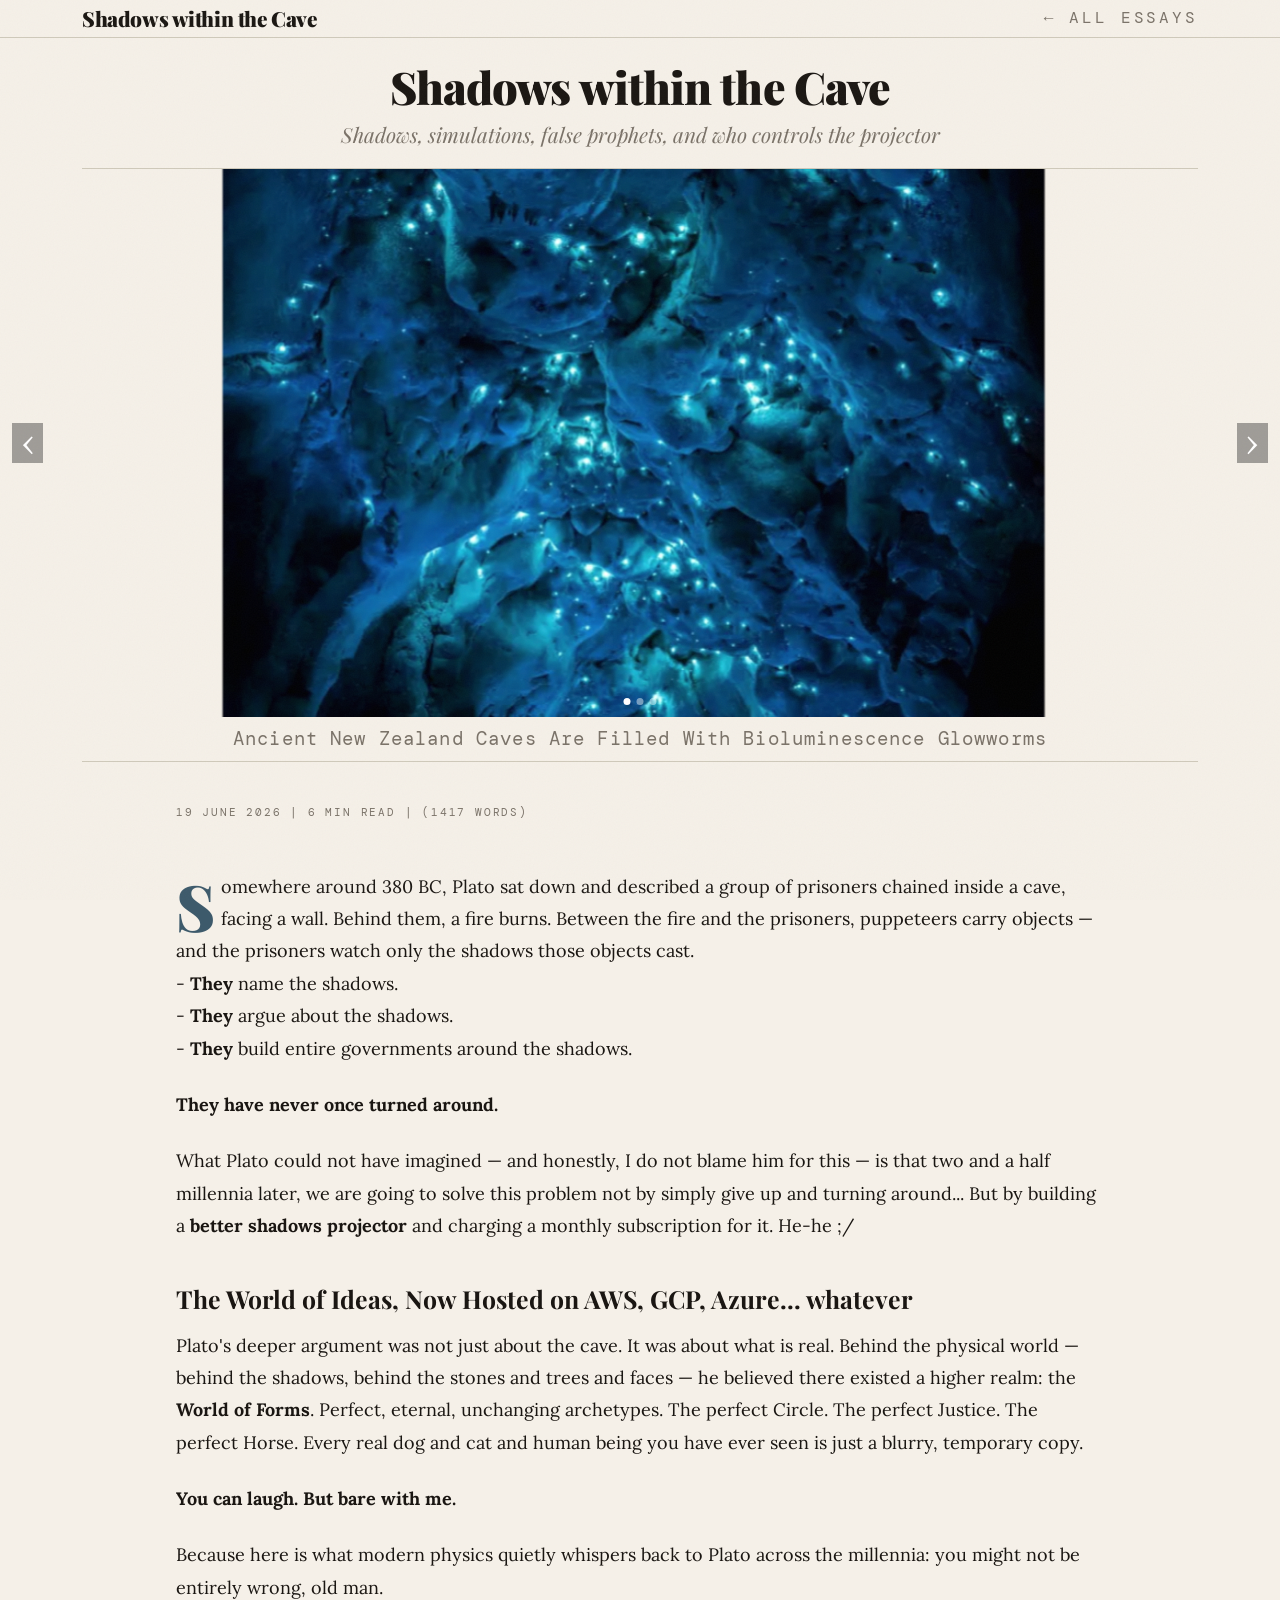
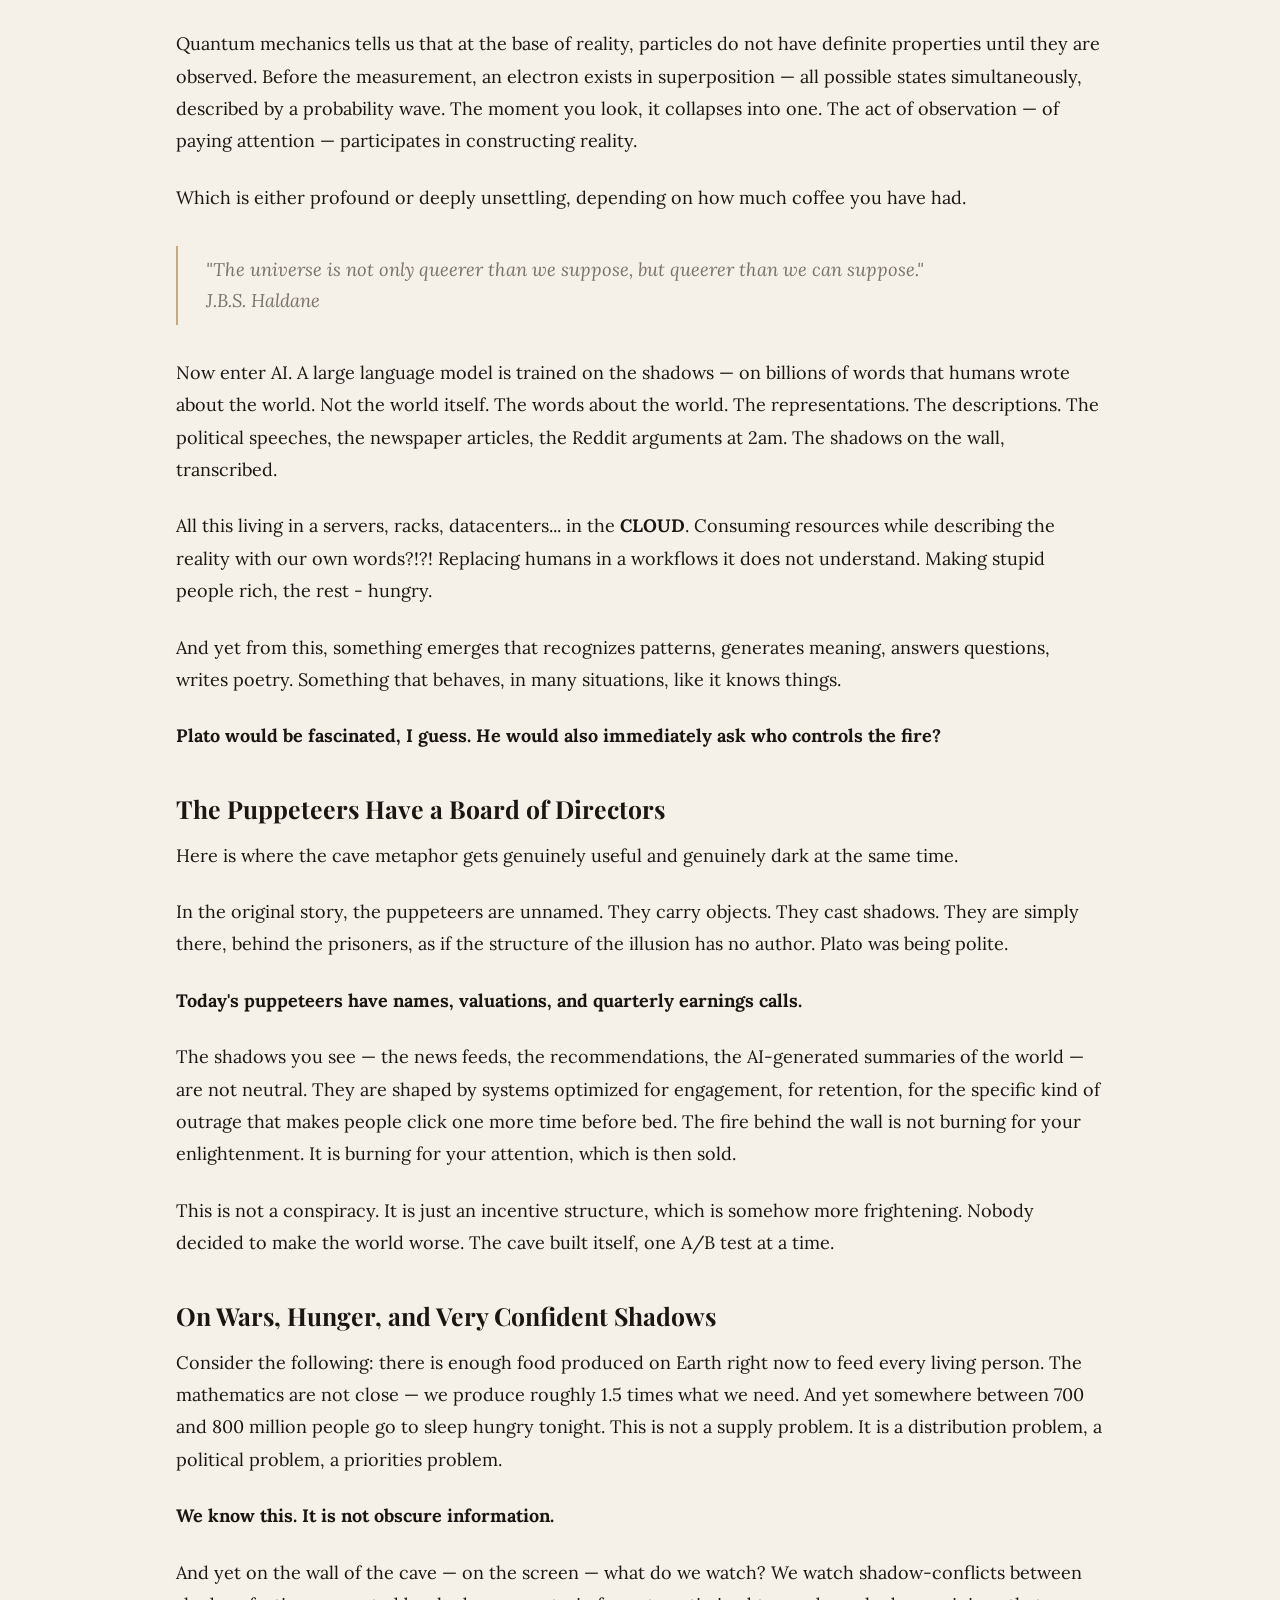
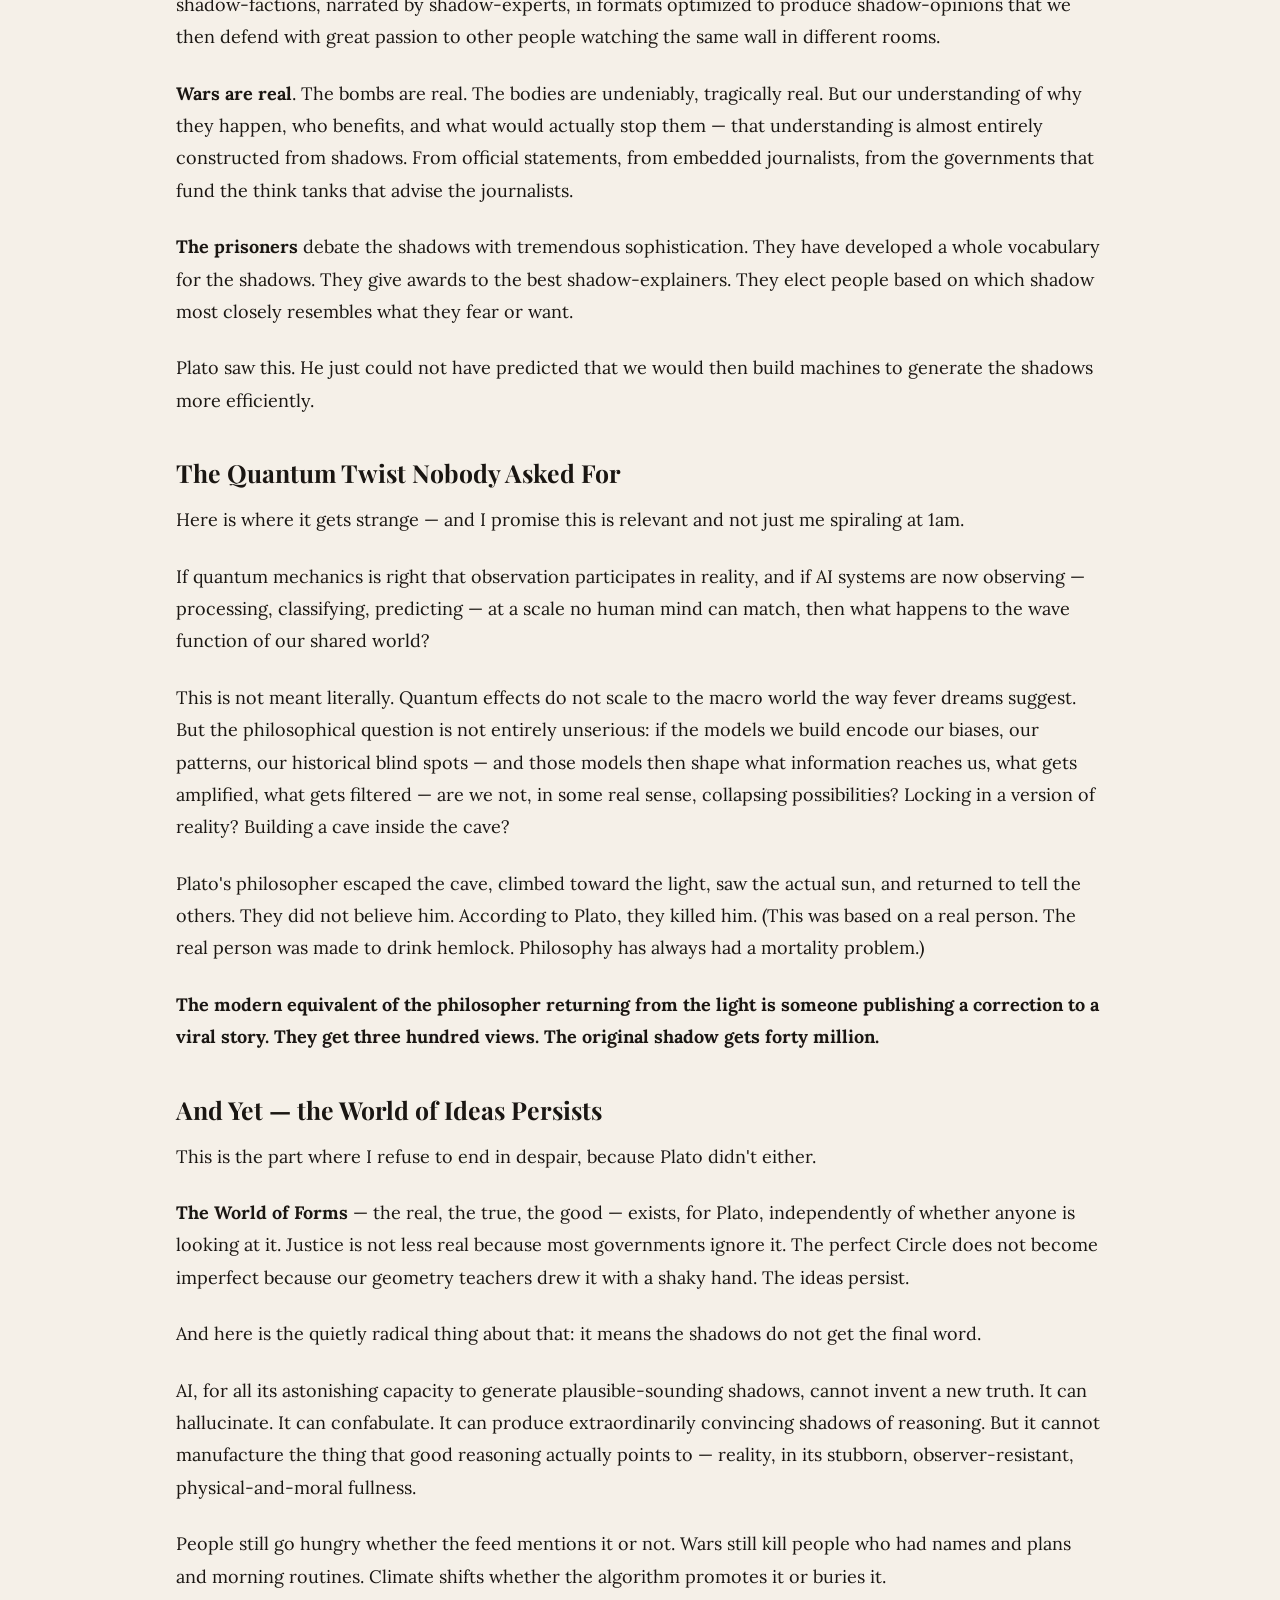
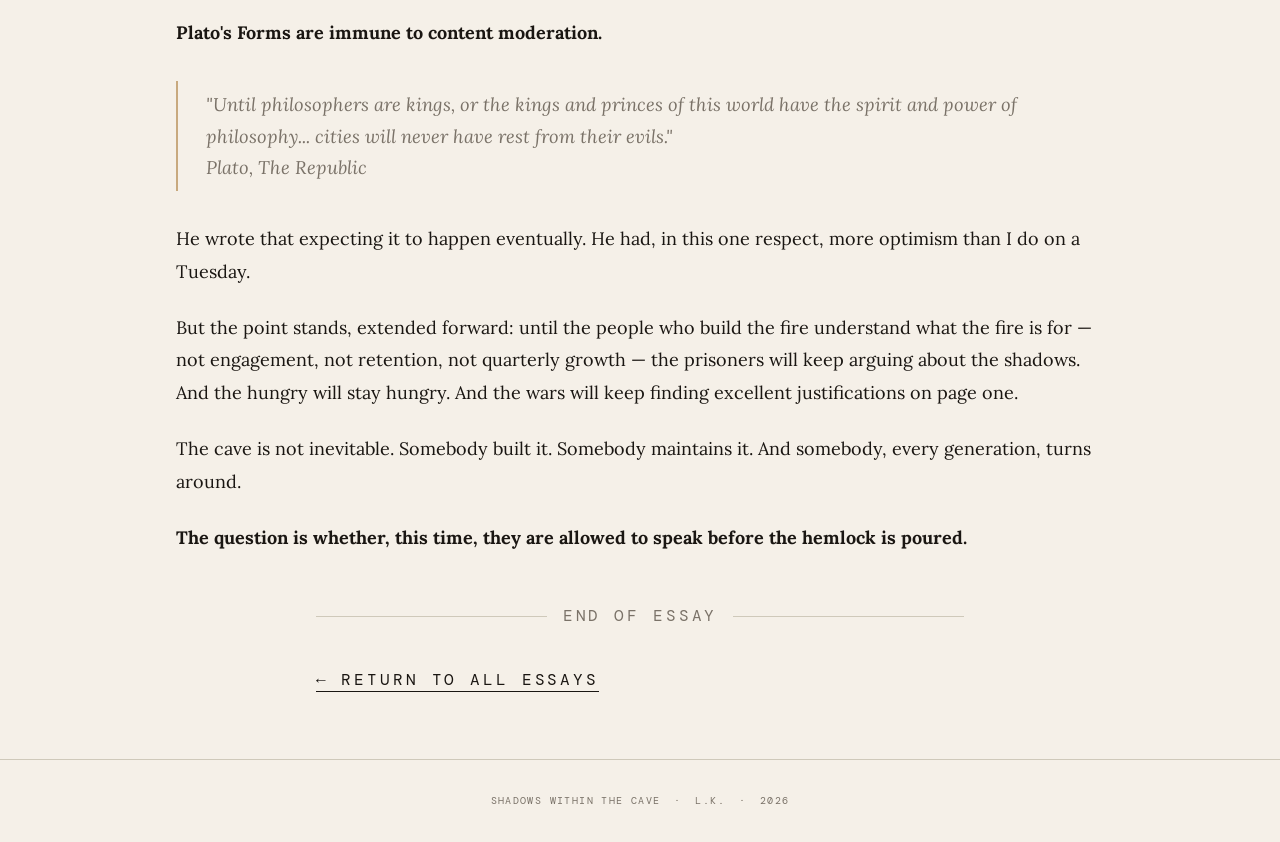
<file: pages/ai-fairy-tale-one.html>
<!DOCTYPE html>
<html lang="en">
<head>
  <meta charset="UTF-8" />
  <meta name="viewport" content="width=device-width, initial-scale=1.0" />

  <!-- ═══════════════════════════════════════════════
       ARTICLE META — edit every 'content' in this block
  ═══════════════════════════════════════════════ -->
  <title>The AI at the Back of the Cave</title>
  <meta name="description"        content="ARTICLE_EXCERPT" />
  <meta property="og:title"       content="AI fairy tale #1" />
  <meta property="og:description" content="ARTICLE_EXCERPT" />
  <meta property="og:image"       content="../ARTICLE_IMAGE" />
  <meta property="og:type"        content="article" />
  <!-- ═══════════════════════════════════════════════ -->

  <link rel="preconnect" href="https://fonts.googleapis.com" />
  <link rel="preconnect" href="https://cdn.jsdelivr.net" crossorigin />
  <link rel="stylesheet" href="../assets/index.css" />
  <link rel="stylesheet" href="assets/index.css" />
</head>
<body>

  <!-- Top nav -->
  <nav class="top-nav">
    <div class="container d-flex justify-content-between align-items-center">
      <a href="../index.html" class="site-wordmark">Shadows within the Cave</a>
      <a href="../index.html" class="nav-back">← All essays</a>
    </div>
  </nav>

  <!-- Article header -->
  <div class="container">
    <header class="article-header">
      <div class="row">
        <div class="col-lg-10 col-xl-8">
          <h1 class="article-title">Shadows within the Cave</h1>
          <p class="article-subtitle">Shadows, simulations, false prophets, and who controls the projector</p>
        </div>
      </div>
    </header>
  </div>

  <!-- Hero carousel -->
  <!-- Use this if you have more images. 
    Remove this section just one or no images -->
  <figure class="hero-image-wrap">
    <div class="carousel" id="heroCarousel">
      <div class="carousel-track">
        <img src="../assets/images/cave/cave.png" alt="" />
        <img src="../assets/images/cave/allegory-cave.jpg" alt="" />
        <img src="../assets/images/cave/modern-cave.jpeg" alt="" />
      </div>
      <button class="carousel-btn prev" aria-label="Previous">&#8249;</button>
      <button class="carousel-btn next" aria-label="Next">&#8250;</button>
      <div class="carousel-dots"></div>
    </div>
  </figure>
  <div class="container">
    <p class="hero-caption" id="heroCaption">Ancient New Zealand Caves Are Filled With Bioluminescence Glowworms</p>
  </div>
  <!-- Hero carousel -->

  <!-- Article meta -->
  <p class="article-topic"><span>19 June 2026</span> | <span id="reading-time-id"></span></p>

  <!-- Article body -->
  <article id="article-id" class="article-body">
    <p>
      Somewhere around 380 BC, Plato sat down and described a group of prisoners chained inside a cave, facing a wall. Behind them, a fire burns. Between the fire and the prisoners, puppeteers carry objects — and the prisoners watch only the shadows those objects cast.<br>- <b>They</b> name the shadows.<br>- <b>They</b> argue about the shadows.<br>- <b>They</b> build entire governments around the shadows.      
    </p>
    <p><b>They have never once turned around.</b></p>
    <p>
      What Plato could not have imagined — and honestly, I do not blame him for this — is that two and a half millennia later, we are going to solve this problem not by simply give up and turning around... But by building a <b>better shadows projector</b> and charging a monthly subscription for it. He-he ;/
    </p>

    <h2>The World of Ideas, Now Hosted on AWS, GCP, Azure... whatever</h2>

    <p>
      Plato's deeper argument was not just about the cave. It was about what is real. Behind the physical world — behind the shadows, behind the stones and trees and faces — he believed there existed a higher realm: the <b>World of Forms</b>. Perfect, eternal, unchanging archetypes. The perfect Circle. The perfect Justice. The perfect Horse. Every real dog and cat and human being you have ever seen is just a blurry, temporary copy.
    </p>
    <p><b>You can laugh. But bare with me.</b></p>
    <p>Because here is what modern physics quietly whispers back to Plato across the millennia: you might not be entirely wrong, old man.</p>
    <p>Quantum mechanics tells us that at the base of reality, particles do not have definite properties until they are observed. Before the measurement, an electron exists in superposition — all possible states simultaneously, described by a probability wave. The moment you look, it collapses into one. The act of observation — of paying attention — participates in constructing reality.</p>
    <p>Which is either profound or deeply unsettling, depending on how much coffee you have had.</p>
    <blockquote>
      "The universe is not only queerer than we suppose, but queerer than we can suppose."<br>J.B.S. Haldane
    </blockquote>
    <p>Now enter AI. A large language model is trained on the shadows — on billions of words that humans wrote about the world. Not the world itself. The words about the world. The representations. The descriptions. The political speeches, the newspaper articles, the Reddit arguments at 2am. The shadows on the wall, transcribed.</p>
    <p>All this living in a servers, racks, datacenters... in the <b>CLOUD</b>. Consuming resources while describing the reality with our own words?!?!
      Replacing humans in a workflows it does not understand. Making stupid people rich, the rest - hungry.
    </p>
    <p>And yet from this, something emerges that recognizes patterns, generates meaning, answers questions, writes poetry. Something that behaves, in many situations, like it knows things.</p>
    <p><b>Plato would be fascinated, I guess. He would also immediately ask who controls the fire?</b></p>

    <!-- Optional second image -->
    <!--
    <figure class="body-image">
      <img src="../SECOND_IMAGE_PATH" alt="Description" />
      <figcaption>Caption for the second image</figcaption>
    </figure>
    -->

    <h2>The Puppeteers Have a Board of Directors</h2>

    <p>Here is where the cave metaphor gets genuinely useful and genuinely dark at the same time.</p>
    <p>In the original story, the puppeteers are unnamed. They carry objects. They cast shadows. They are simply there, behind the prisoners, as if the structure of the illusion has no author. Plato was being polite.</p>

    <p><b>Today's puppeteers have names, valuations, and quarterly earnings calls.</b></p>

    <p>The shadows you see — the news feeds, the recommendations, the AI-generated summaries of the world — are not neutral. They are shaped by systems optimized for engagement, for retention, for the specific kind of outrage that makes people click one more time before bed. The fire behind the wall is not burning for your enlightenment. It is burning for your attention, which is then sold.</p>

    <p>This is not a conspiracy. It is just an incentive structure, which is somehow more frightening. Nobody decided to make the world worse. The cave built itself, one A/B test at a time.</p>

    <h2>On Wars, Hunger, and Very Confident Shadows</h2>
    <p>
      Consider the following: there is enough food produced on Earth right now to feed every living person. The mathematics are not close — we produce roughly 1.5 times what we need. And yet somewhere between 700 and 800 million people go to sleep hungry tonight. This is not a supply problem. It is a distribution problem, a political problem, a priorities problem.
    </p>
    <p><b>We know this. It is not obscure information.</b></p>
    <p>And yet on the wall of the cave — on the screen — what do we watch? We watch shadow-conflicts between shadow-factions, narrated by shadow-experts, in formats optimized to produce shadow-opinions that we then defend with great passion to other people watching the same wall in different rooms.</p>
    <p><b>Wars are real</b>. The bombs are real. The bodies are undeniably, tragically real. But our understanding of why they happen, who benefits, and what would actually stop them — that understanding is almost entirely constructed from shadows. From official statements, from embedded journalists, from the governments that fund the think tanks that advise the journalists.</p>
    <p><b>The prisoners</b> debate the shadows with tremendous sophistication. They have developed a whole vocabulary for the shadows. They give awards to the best shadow-explainers. They elect people based on which shadow most closely resembles what they fear or want.</p>
    <p>Plato saw this. He just could not have predicted that we would then build machines to generate the shadows more efficiently.</p>
  
    <h2>The Quantum Twist Nobody Asked For</h2>
    <p>Here is where it gets strange — and I promise this is relevant and not just me spiraling at 1am.</p>
    <p>If quantum mechanics is right that observation participates in reality, and if AI systems are now observing — processing, classifying, predicting — at a scale no human mind can match, then what happens to the wave function of our shared world?</p>
    <p>This is not meant literally. Quantum effects do not scale to the macro world the way fever dreams suggest. But the philosophical question is not entirely unserious: if the models we build encode our biases, our patterns, our historical blind spots — and those models then shape what information reaches us, what gets amplified, what gets filtered — are we not, in some real sense, collapsing possibilities? Locking in a version of reality? Building a cave inside the cave?</p>
    <p>Plato's philosopher escaped the cave, climbed toward the light, saw the actual sun, and returned to tell the others. They did not believe him. According to Plato, they killed him. (This was based on a real person. The real person was made to drink hemlock. Philosophy has always had a mortality problem.)</p>
     <p><b>The modern equivalent of the philosopher returning from the light is someone publishing a correction to a viral story. They get three hundred views. The original shadow gets forty million.</b></p>

    <h2>And Yet — the World of Ideas Persists</h2>
    <p>This is the part where I refuse to end in despair, because Plato didn't either.</p>
    <p><b>The World of Forms</b> — the real, the true, the good — exists, for Plato, independently of whether anyone is looking at it. Justice is not less real because most governments ignore it. The perfect Circle does not become imperfect because our geometry teachers drew it with a shaky hand. The ideas persist.</p>
    <p>And here is the quietly radical thing about that: it means the shadows do not get the final word.</p>
    <p>AI, for all its astonishing capacity to generate plausible-sounding shadows, cannot invent a new truth. It can hallucinate. It can confabulate. It can produce extraordinarily convincing shadows of reasoning. But it cannot manufacture the thing that good reasoning actually points to — reality, in its stubborn, observer-resistant, physical-and-moral fullness.</p>
    <p>People still go hungry whether the feed mentions it or not. Wars still kill people who had names and plans and morning routines. Climate shifts whether the algorithm promotes it or buries it.</p>
    <p><b>Plato's Forms are immune to content moderation.</b></p>
    <blockquote>
      "Until philosophers are kings, or the kings and princes of this world have the spirit and power of philosophy... cities will never have rest from their evils."<br>Plato, The Republic
    </blockquote>
    <p>He wrote that expecting it to happen eventually. He had, in this one respect, more optimism than I do on a Tuesday.</p>
    <p>But the point stands, extended forward: until the people who build the fire understand what the fire is for — not engagement, not retention, not quarterly growth — the prisoners will keep arguing about the shadows. And the hungry will stay hungry. And the wars will keep finding excellent justifications on page one.</p>
    <p>The cave is not inevitable. Somebody built it. Somebody maintains it. And somebody, every generation, turns around.</p>
    <p><b>The question is whether, this time, they are allowed to speak before the hemlock is poured.</b></p>
  </article>

  <!-- End rule + back link -->
  <div class="article-end">
    <div class="end-rule"><span>End of essay</span></div>
    <a href="../index.html" class="back-link">← Return to all essays</a>
  </div>

  <!-- Footer -->
  <footer>
    <div class="container">
      <p>Shadows within the Cave &ensp;·&ensp; L.K. &ensp;·&ensp; <span id="footer-year"></span></p>
    </div>
  </footer>

  <script src="https://cdn.jsdelivr.net/npm/bootstrap@5.3.3/dist/js/bootstrap.bundle.min.js"></script>
  <script src="assets/index.js"></script>
</body>
</html>
</file>
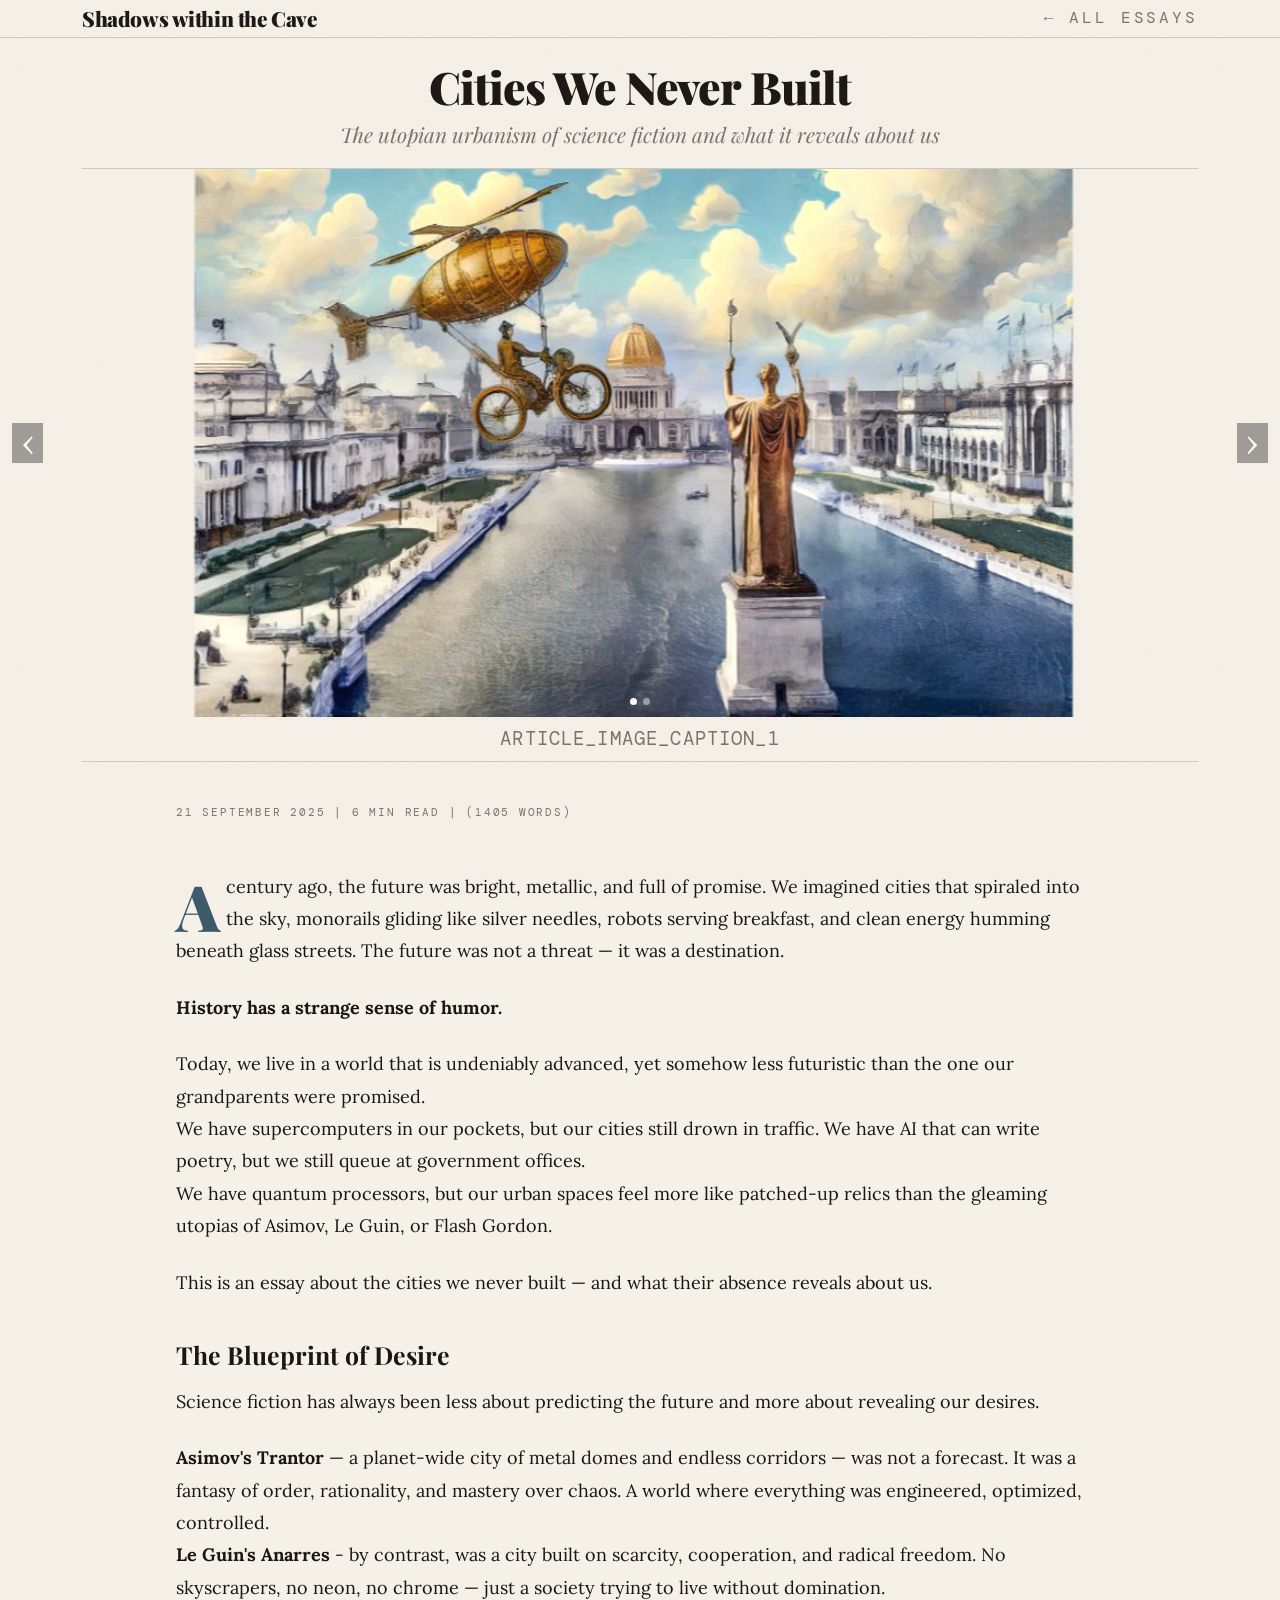
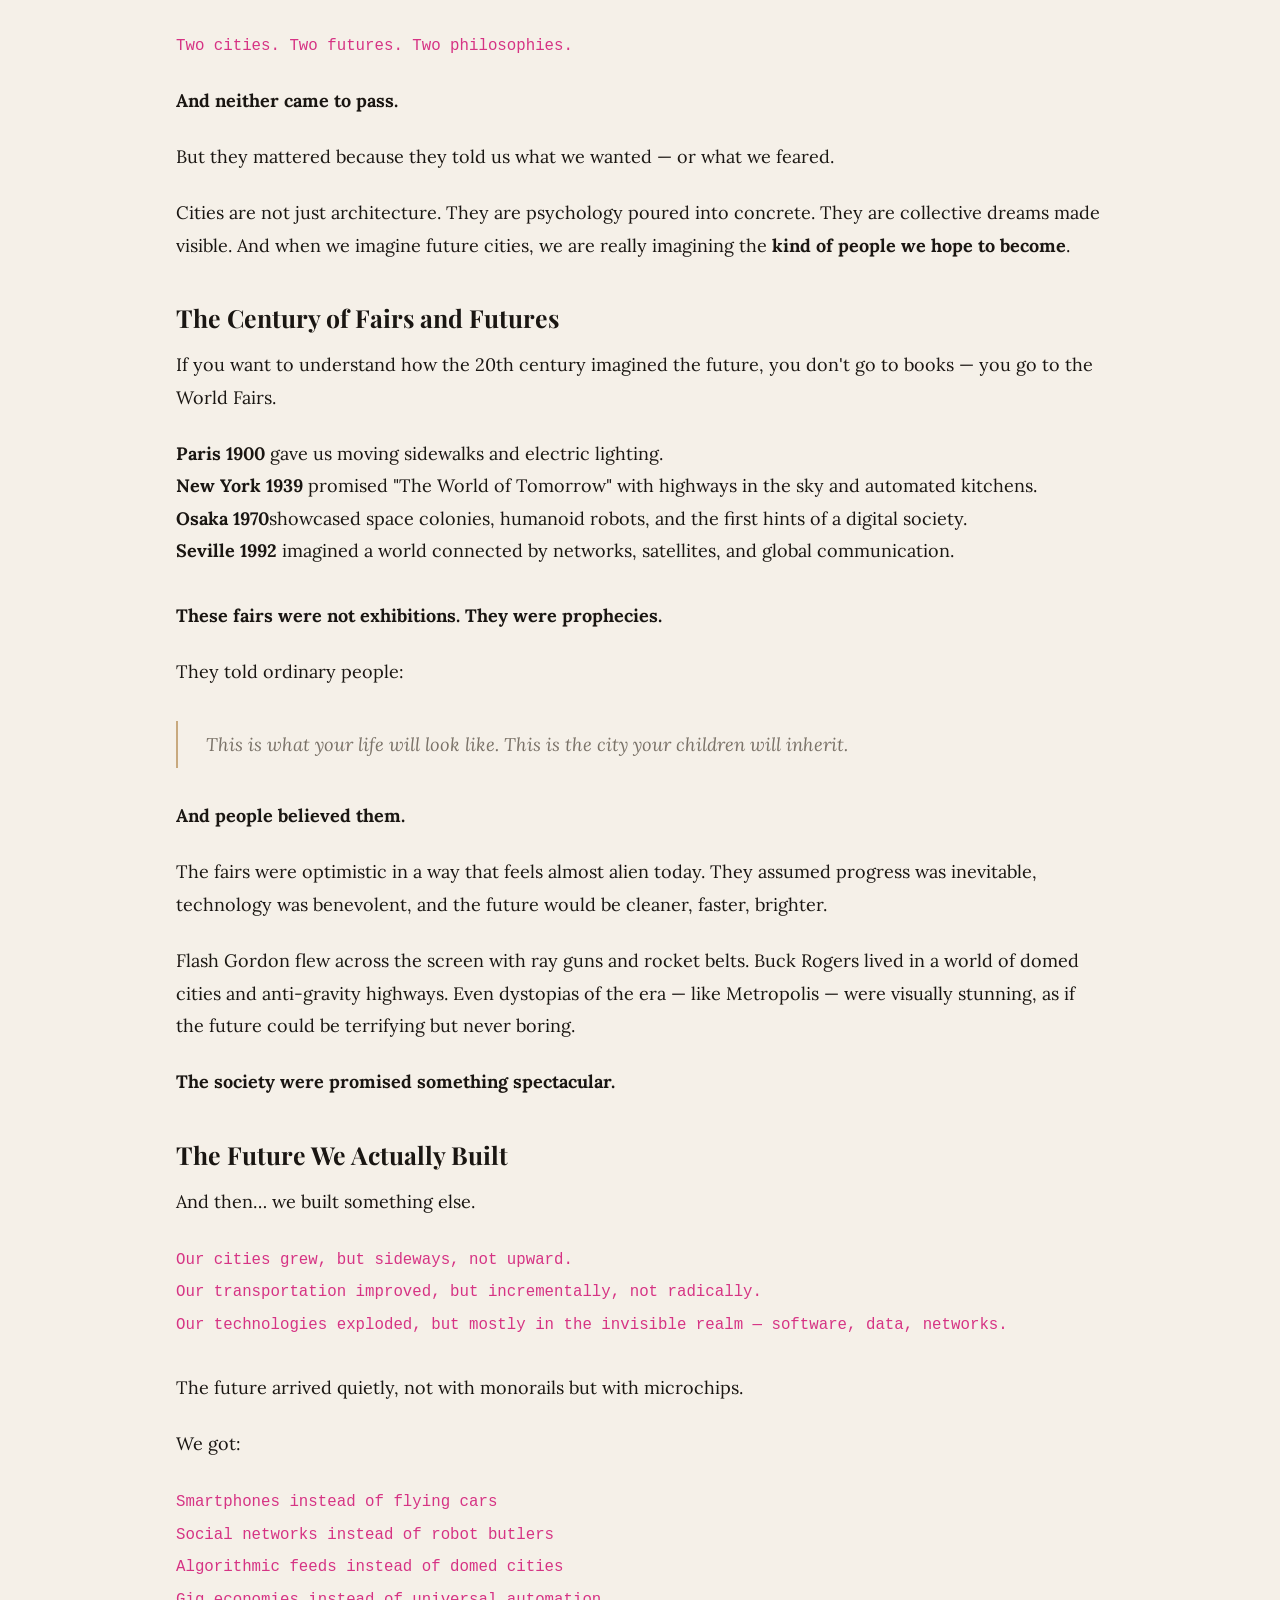
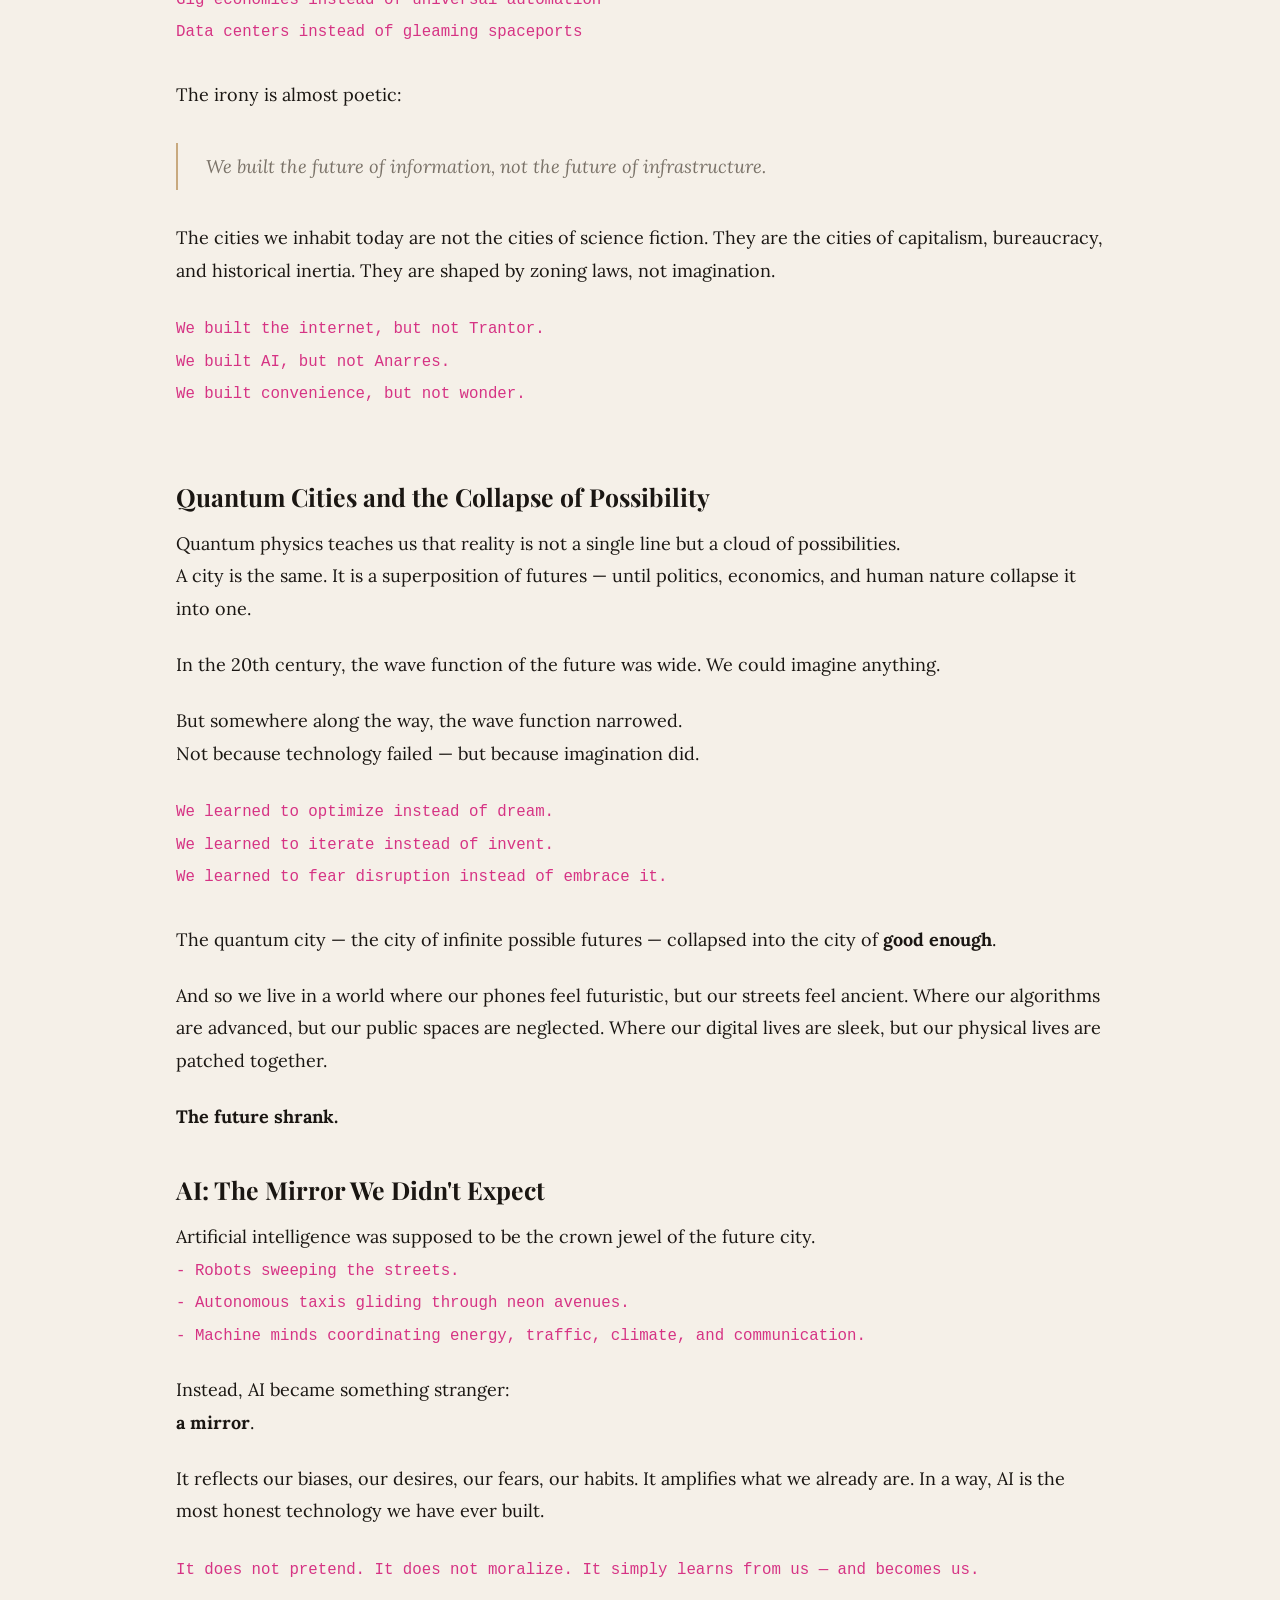
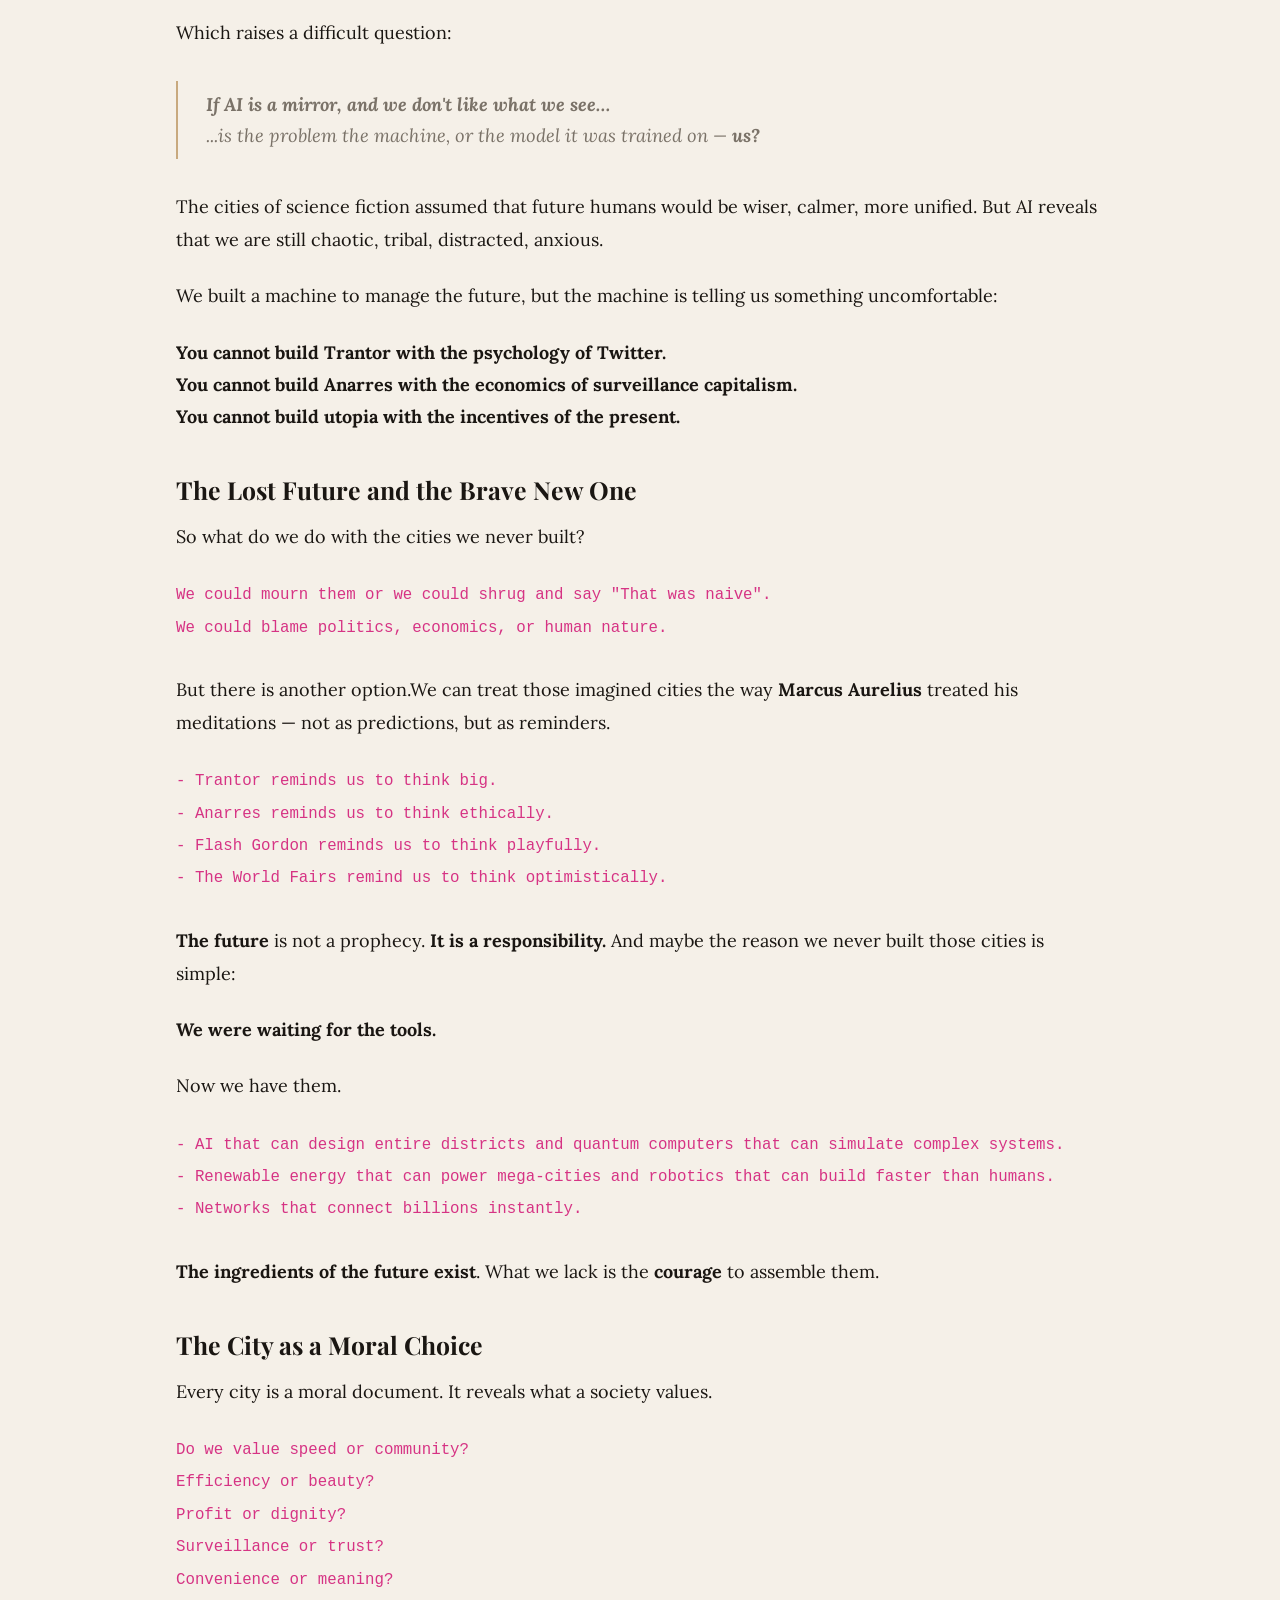
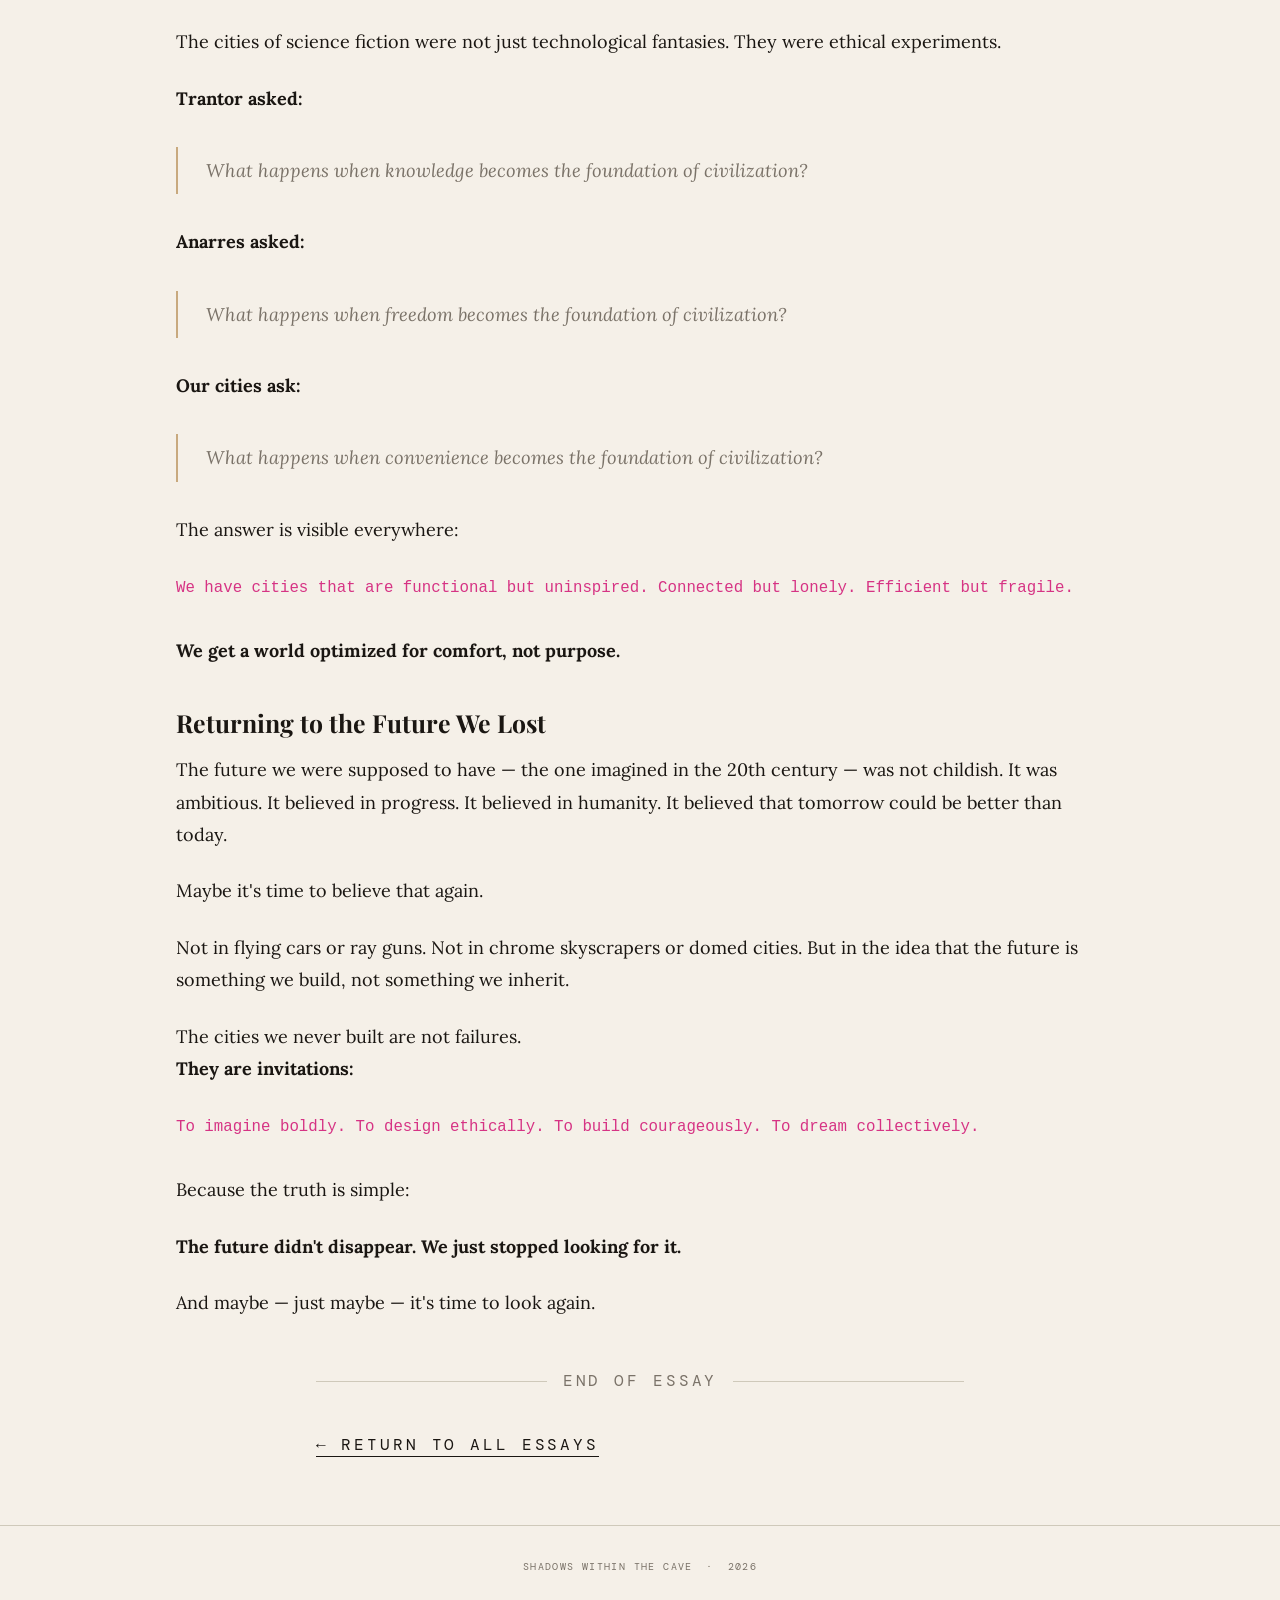
<file: pages/cities-we-never-built.html>
<!DOCTYPE html>
<html lang="en">
<head>
  <meta charset="UTF-8" />
  <meta name="viewport" content="width=device-width, initial-scale=1.0" />

  <!-- ═══════════════════════════════════════════════
       ARTICLE META — edit every 'content' in this block
  ═══════════════════════════════════════════════ -->
  <title>Cities We Never Built</title>
  <meta name="description"        content="From Asimov's Trantor to Le Guin's Anarres, the imagined cities of science fiction are blueprints — not for architecture, but for desire. They tell us what we wish the world could be, and why we've never quite gotten there." />
  <meta property="og:title"       content="Cities We Never Built" />
  <meta property="og:description" content="From Asimov's Trantor to Le Guin's Anarres, the imagined cities of science fiction are blueprints — not for architecture, but for desire. They tell us what we wish the world could be, and why we've never quite gotten there." />
  <meta property="og:image"       content="../ARTICLE_IMAGE" />
  <meta property="og:type"        content="article" />
  <!-- ═══════════════════════════════════════════════ -->

  <link rel="preconnect" href="https://fonts.googleapis.com" />
  <link rel="preconnect" href="https://cdn.jsdelivr.net" crossorigin />
  <link rel="stylesheet" href="../assets/index.css" />
  <link rel="stylesheet" href="assets/index.css" />
</head>
<body>

  <!-- Top nav -->
  <nav class="top-nav">
    <div class="container d-flex justify-content-between align-items-center">
      <a href="../index.html" class="site-wordmark">Shadows within the Cave</a>
      <a href="../index.html" class="nav-back">← All essays</a>
    </div>
  </nav>
  
  <!-- Article header -->
  <div class="container">
    <header class="article-header">
      <div class="row">
        <div class="col-lg-10 col-xl-8">
          <h1 class="article-title">Cities We Never Built</h1>
          <p class="article-subtitle">The utopian urbanism of science fiction and what it reveals about us</p>
        </div>
      </div>
    </header>
  </div>

  <!-- Hero image -->
  <!-- Remove this section if no image -->
  <!-- <figure class="hero-image-wrap">
    <img src="../assets/images/cities-never-built/modern-city.jpg" style="object-fit: contain;" alt="ARTICLE_IMAGE_ALT" />
  </figure>
  <div class="container">
    <p style="text-align: center;" class="hero-caption">Impressive futuristic modern city with a mix of futuristic architecture and green parks - AI generated</p>
  </div> -->
  <!-- Hero image -->

  <!-- Hero carousel -->
  <figure class="hero-image-wrap">
    <div class="carousel" id="heroCarousel">
      <div class="carousel-track">
        <img src="../assets/images/cities-never-built/Futurism-FI.jpg" alt="" />
        <img src="../assets/images/cities-never-built/modern-city.jpg" alt="" />
        <!-- <img src="../ARTICLE_IMAGE_3" alt="ARTICLE_IMAGE_ALT_3" /> -->
      </div>
      <button class="carousel-btn prev" aria-label="Previous">&#8249;</button>
      <button class="carousel-btn next" aria-label="Next">&#8250;</button>
      <div class="carousel-dots"></div>
    </div>
  </figure>
  <div class="container">
    <p class="hero-caption" id="heroCaption">ARTICLE_IMAGE_CAPTION_1</p>
  </div>
  <!-- Hero carousel -->

  <!-- Article meta -->
  <p class="article-topic"><span>21 September 2025</span> | <span id="reading-time-id"></span></p>

  <!-- Article body -->
  <article id="article-id" class="article-body">

    <!-- ═══════════════════════════════════════
         WRITE YOUR ARTICLE CONTENT BELOW
         Available elements:
           <p>          — paragraph
           <h2>         — section heading
           <h3>         — minor heading (monospaced, uppercase)
           <blockquote> — pull quote
           <hr>         — section divider (centered rule)
           <figure class="body-image"> — optional second image
    ═══════════════════════════════════════ -->

    <p>
      A century ago, the future was bright, metallic, and full of promise. We imagined cities that spiraled into the sky, monorails gliding like silver needles, robots serving breakfast, and clean energy humming beneath glass streets. The future was not a threat — it was a destination.<br>      
    </p>
    <p><b>History has a strange sense of humor.</b></p>
    <p>
      Today, we live in a world that is undeniably advanced, yet somehow less futuristic than the one our grandparents were promised.<br>We have supercomputers in our pockets, but our cities still drown in traffic. We have AI that can write poetry, but we still queue at government offices.<br>We have quantum processors, but our urban spaces feel more like patched‑up relics than the gleaming utopias of Asimov, Le Guin, or Flash Gordon.
    </p>
    <p>This is an essay about the cities we never built — and what their absence reveals about us.</p>
   
    <h2>The Blueprint of Desire</h2>
    <p>Science fiction has always been less about predicting the future and more about revealing our desires.</p>
    <p>
      <b>Asimov's Trantor</b> — a planet-wide city of metal domes and endless corridors — was not a forecast. It was a fantasy of order, rationality, and mastery over chaos. A world where everything was engineered, optimized, controlled.<br>
      <b>Le Guin's Anarres</b> - by contrast, was a city built on scarcity, cooperation, and radical freedom. No skyscrapers, no neon, no chrome — just a society trying to live without domination.
    </p>
    <p><code>Two cities. Two futures. Two philosophies.</code></p>
    <p><b>And neither came to pass.</b></p>
    <p>But they mattered because they told us what we wanted — or what we feared.</p>
    <p>Cities are not just architecture. They are psychology poured into concrete. They are collective dreams made visible. And when we imagine future cities, we are really imagining the <b>kind of people we hope to become</b>.</p>

    <h2>The Century of Fairs and Futures</h2>

    <p>If you want to understand how the 20th century imagined the future, you don't go to books — you go to the World Fairs.</p>
    <b>Paris 1900</b> gave us moving sidewalks and electric lighting.<br>
    <b>New York 1939</b> promised "The World of Tomorrow" with highways in the sky and automated kitchens.<br>
    <b>Osaka 1970</b>showcased space colonies, humanoid robots, and the first hints of a digital society.<br>
    <b>Seville 1992</b> imagined a world connected by networks, satellites, and global communication.<br><br>
    <p><b>These fairs were not exhibitions. They were prophecies.</b></p>
    <p>They told ordinary people:</p>
    <blockquote>This is what your life will look like. This is the city your children will inherit.</blockquote>
    <p><b>And people believed them.</b></p>
    <p>The fairs were optimistic in a way that feels almost alien today. They assumed progress was inevitable, technology was benevolent, and the future would be cleaner, faster, brighter.</p>
    <p>Flash Gordon flew across the screen with ray guns and rocket belts. Buck Rogers lived in a world of domed cities and anti‑gravity highways. Even dystopias of the era — like Metropolis — were visually stunning, as if the future could be terrifying but never boring.</p>
    <p><b>The society were promised something spectacular.</b></p>

    <!-- Optional second image -->
    <!--
    <figure class="body-image">
      <img src="../SECOND_IMAGE_PATH" alt="Description" />
      <figcaption>Caption for the second image</figcaption>
    </figure>
    -->

    <h2>The Future We Actually Built</h2>

    <p>And then… we built something else.</p>
    <code>Our cities grew, but sideways, not upward.</code><br>
    <code>Our transportation improved, but incrementally, not radically.</code><br>
    <code>Our technologies exploded, but mostly in the invisible realm — software, data, networks.</code><br><br>

    <p>The future arrived quietly, not with monorails but with microchips.</p>
    <p>We got:</p>
    <code>Smartphones instead of flying cars</code><br>
    <code>Social networks instead of robot butlers</code><br>
    <code>Algorithmic feeds instead of domed cities</code><br>
    <code>Gig economies instead of universal automation</code><br>
    <code>Data centers instead of gleaming spaceports</code><br><br>
    <p>The irony is almost poetic:</p>
    <blockquote>We built the future of information, not the future of infrastructure.</blockquote>
    <p>The cities we inhabit today are not the cities of science fiction. They are the cities of capitalism, bureaucracy, and historical inertia. They are shaped by zoning laws, not imagination.</p>
    <code>We built the internet, but not Trantor.</code><br>
    <code>We built AI, but not Anarres.</code><br>
    <code>We built convenience, but not wonder.</code><br><br>

    <h2>Quantum Cities and the Collapse of Possibility</h2>
    <p>Quantum physics teaches us that reality is not a single line but a cloud of possibilities.<br>
      A city is the same. It is a superposition of futures — until politics, economics, and human nature collapse it into one.</p>
    <p>In the 20th century, the wave function of the future was wide. We could imagine anything.</p>
    <p>But somewhere along the way, the wave function narrowed.<br>Not because technology failed — but because imagination did.</p>

    <code>We learned to optimize instead of dream.</code><br>
    <code>We learned to iterate instead of invent.</code><br>
    <code>We learned to fear disruption instead of embrace it.</code><br><br>
    <p>The quantum city — the city of infinite possible futures — collapsed into the city of <b>good enough</b>.</p>
    <p>And so we live in a world where our phones feel futuristic, but our streets feel ancient. Where our algorithms are advanced, but our public spaces are neglected. Where our digital lives are sleek, but our physical lives are patched together.</p>
    <p><b>The future shrank.</b></p>

    <h2>AI: The Mirror We Didn't Expect</h2>

    <p>Artificial intelligence was supposed to be the crown jewel of the future city.<br><code>- Robots sweeping the streets.</code><br>
        <code>- Autonomous taxis gliding through neon avenues.</code><br><code>- Machine minds coordinating energy, traffic, climate, and communication.</code></p>
    <p>Instead, AI became something stranger:<br><b>a mirror</b>.</p>
    <p>It reflects our biases, our desires, our fears, our habits. It amplifies what we already are. In a way, AI is the most honest technology we have ever built.</p>
    <code>It does not pretend. It does not moralize. It simply learns from us — and becomes us.</code><br><br>
    <p>Which raises a difficult question:</p>
    <blockquote><b>If AI is a mirror, and we don't like what we see…</b><br>...is the problem the machine, or the model it was trained on — <b>us?</b></blockquote>
    <p>The cities of science fiction assumed that future humans would be wiser, calmer, more unified. But AI reveals that we are still chaotic, tribal, distracted, anxious.</p>
    <p>We built a machine to manage the future, but the machine is telling us something uncomfortable:</p>
    <p><b>
      You cannot build Trantor with the psychology of Twitter.<br>
      You cannot build Anarres with the economics of surveillance capitalism.<br>
      You cannot build utopia with the incentives of the present.
    </b></p>

    <h2>The Lost Future and the Brave New One</h2>
    <p>So what do we do with the cities we never built?</p>
    <code>We could mourn them or we could shrug and say "That was naive".<br>We could blame politics, economics, or human nature.</code><br><br>
    <p>But there is another option.We can treat those imagined cities the way <b>Marcus Aurelius</b> treated his meditations — not as predictions, but as reminders.</p>
    <code>- Trantor reminds us to think big.<br>- Anarres reminds us to think ethically.<br>- Flash Gordon reminds us to think playfully.<br>- The World Fairs remind us to think optimistically.</code><br><br>
    <p><b>The future</b> is not a prophecy. <b>It is a responsibility.</b> And maybe the reason we never built those cities is simple:</p>
    <p><b>We were waiting for the tools.</b></p>
    <p>Now we have them.</p>
    <code>- AI that can design entire districts and quantum computers that can simulate complex systems.<br>
      - Renewable energy that can power mega-cities and robotics that can build faster than humans.<br>
      - Networks that connect billions instantly.</code><br><br>
    <p><b>The ingredients of the future exist</b>. What we lack is the <b>courage</b> to assemble them.</p>

    <h2>The City as a Moral Choice</h2>
    <p>Every city is a moral document. It reveals what a society values.</p>
    <code>Do we value speed or community?<br>Efficiency or beauty?<br>Profit or dignity?<br>Surveillance or trust?<br>
      Convenience or meaning?</code><br><br>
    <p>The cities of science fiction were not just technological fantasies. They were ethical experiments.</p>
    <p><b>Trantor asked:</b></p>
    <blockquote>What happens when knowledge becomes the foundation of civilization?</blockquote>
    <p><b>Anarres asked:</b></p>
    <blockquote>What happens when freedom becomes the foundation of civilization?</blockquote>
    <p><b>Our cities ask:</b></p>
    <blockquote>What happens when convenience becomes the foundation of civilization?</blockquote>
    <p>The answer is visible everywhere:</p>
    <code>We have cities that are functional but uninspired. Connected but lonely. Efficient but fragile.</code><br><br>
    <p><b>We get a world optimized for comfort, not purpose.</b></p>

    <h2>Returning to the Future We Lost</h2>
    <p>The future we were supposed to have — the one imagined in the 20th century — was not childish. It was ambitious. It believed in progress. It believed in humanity. It believed that tomorrow could be better than today.</p>
    <p>Maybe it's time to believe that again.</p>
    <p>Not in flying cars or ray guns. Not in chrome skyscrapers or domed cities. But in the idea that the future is something we build, not something we inherit.</p>
    <p>The cities we never built are not failures.<br><b>They are invitations:</b></p>
    <code>To imagine boldly. To design ethically. To build courageously. To dream collectively.</code><br><br>
    <p>Because the truth is simple:</p>
    <p><b>The future didn't disappear. We just stopped looking for it.</b></p>
    <p>And maybe — just maybe — it's time to look again.</p>

  </article>

  <!-- End rule + back link -->
  <div class="article-end">
    <div class="end-rule"><span>End of essay</span></div>
    <a href="../index.html" class="back-link">← Return to all essays</a>
  </div>

  <!-- Footer -->
  <footer>
    <div class="container">
      <p>Shadows within the Cave &ensp;·&ensp; <span id="footer-year"></span></p>
    </div>
  </footer>

  <script src="https://cdn.jsdelivr.net/npm/bootstrap@5.3.3/dist/js/bootstrap.bundle.min.js"></script>
  <script src="assets/index.js"></script>
</body>
</html>
</file>
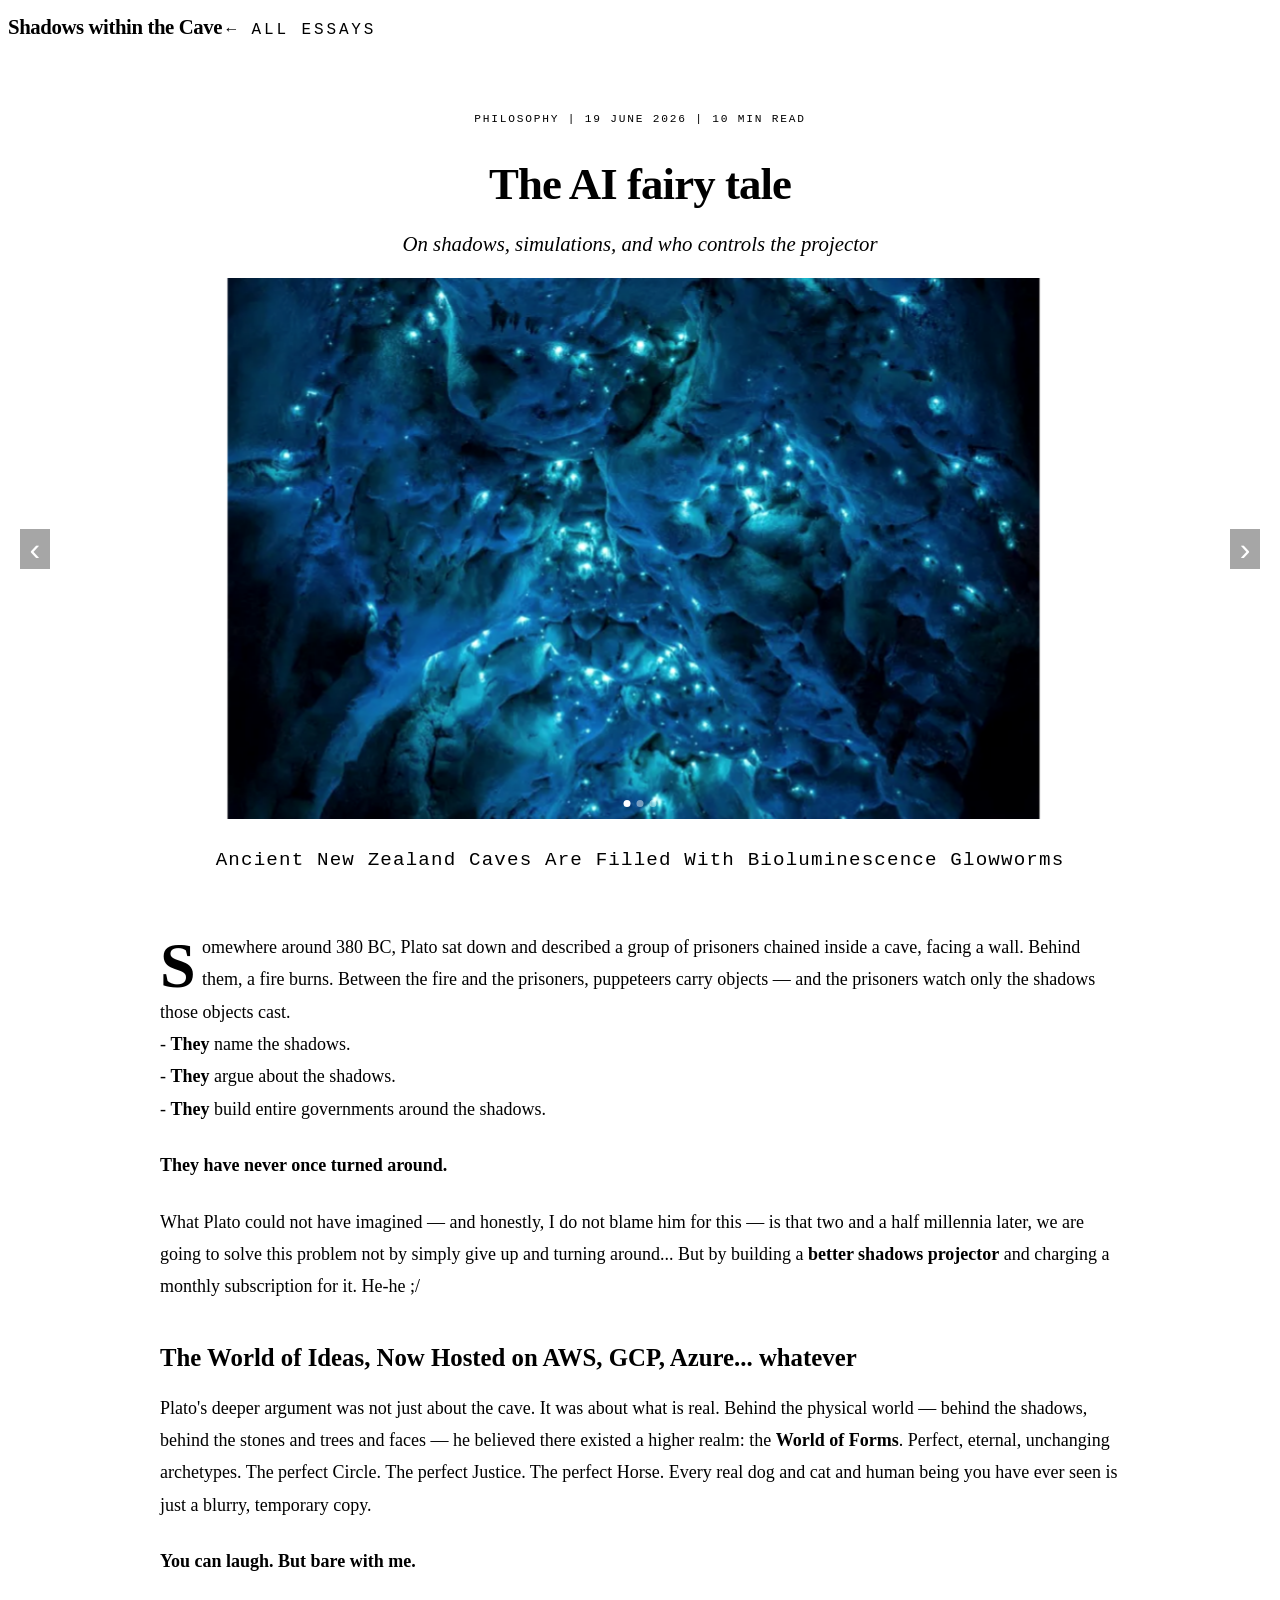
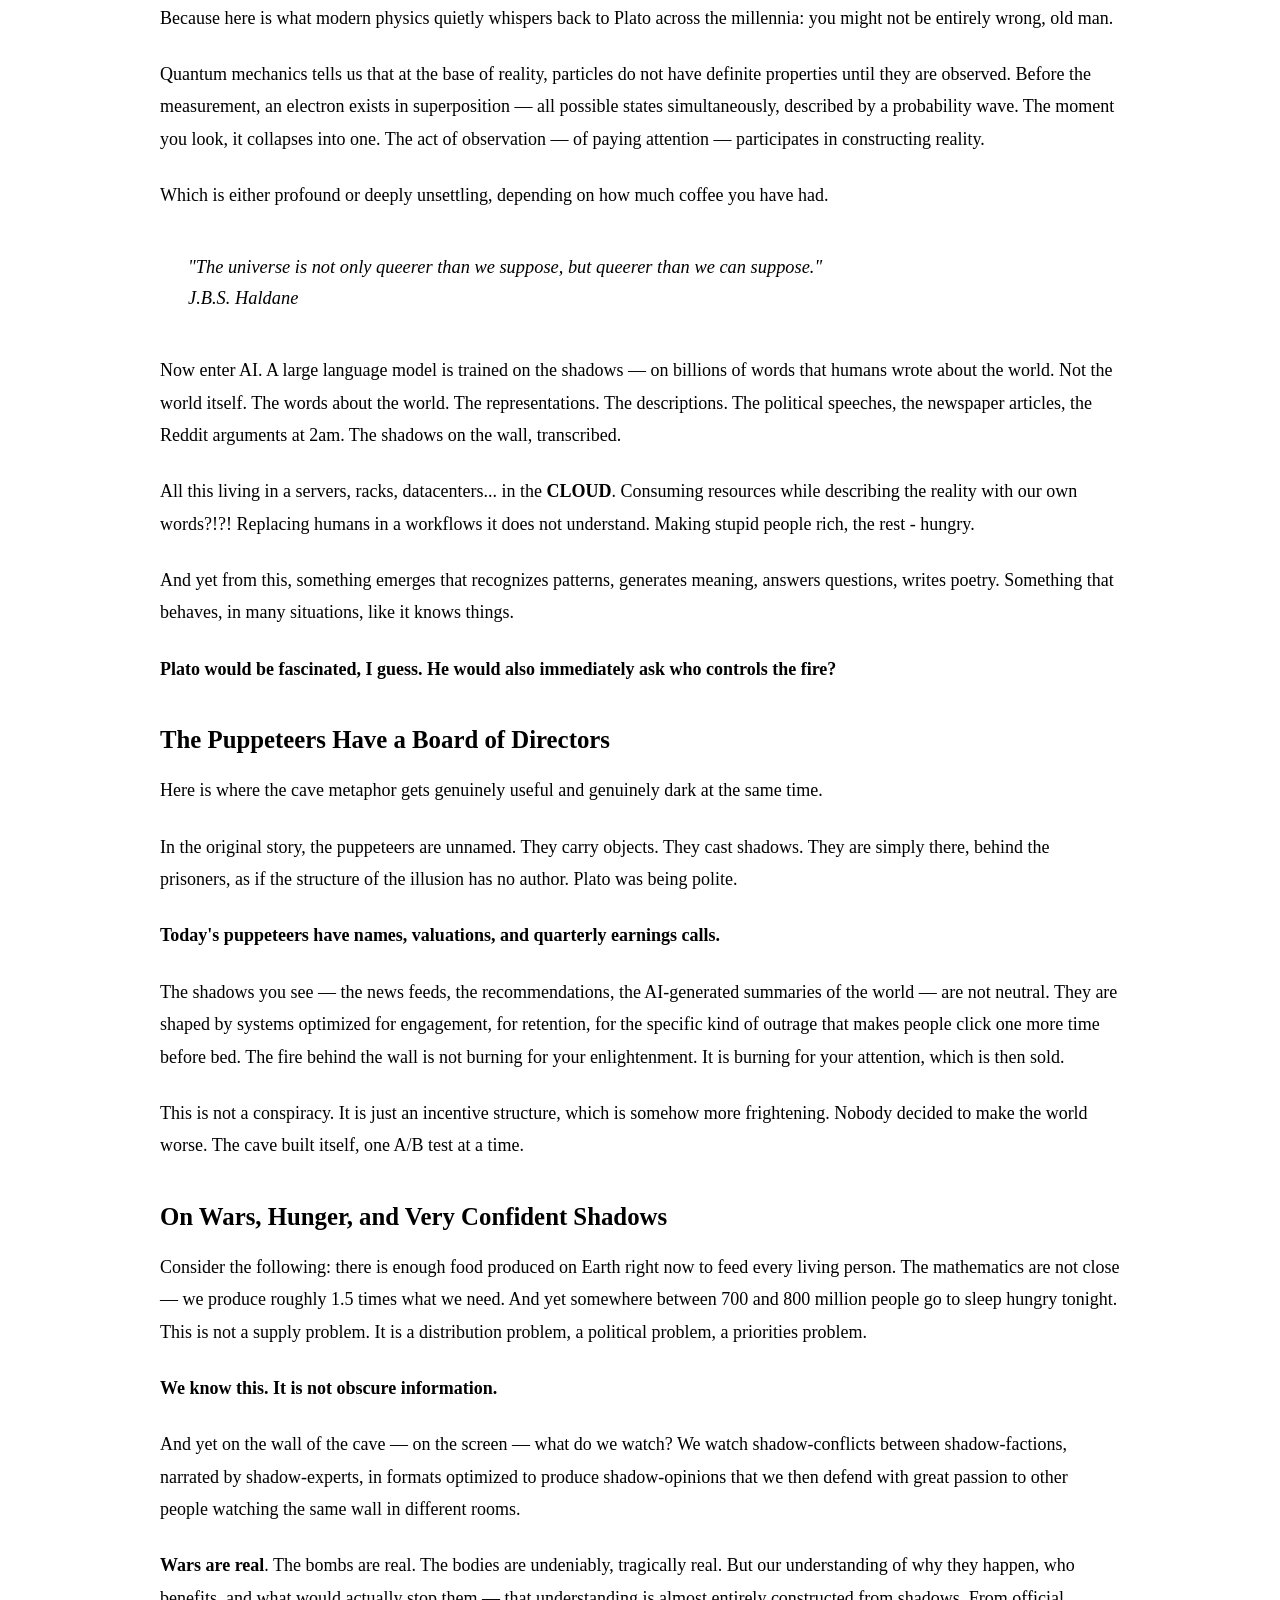
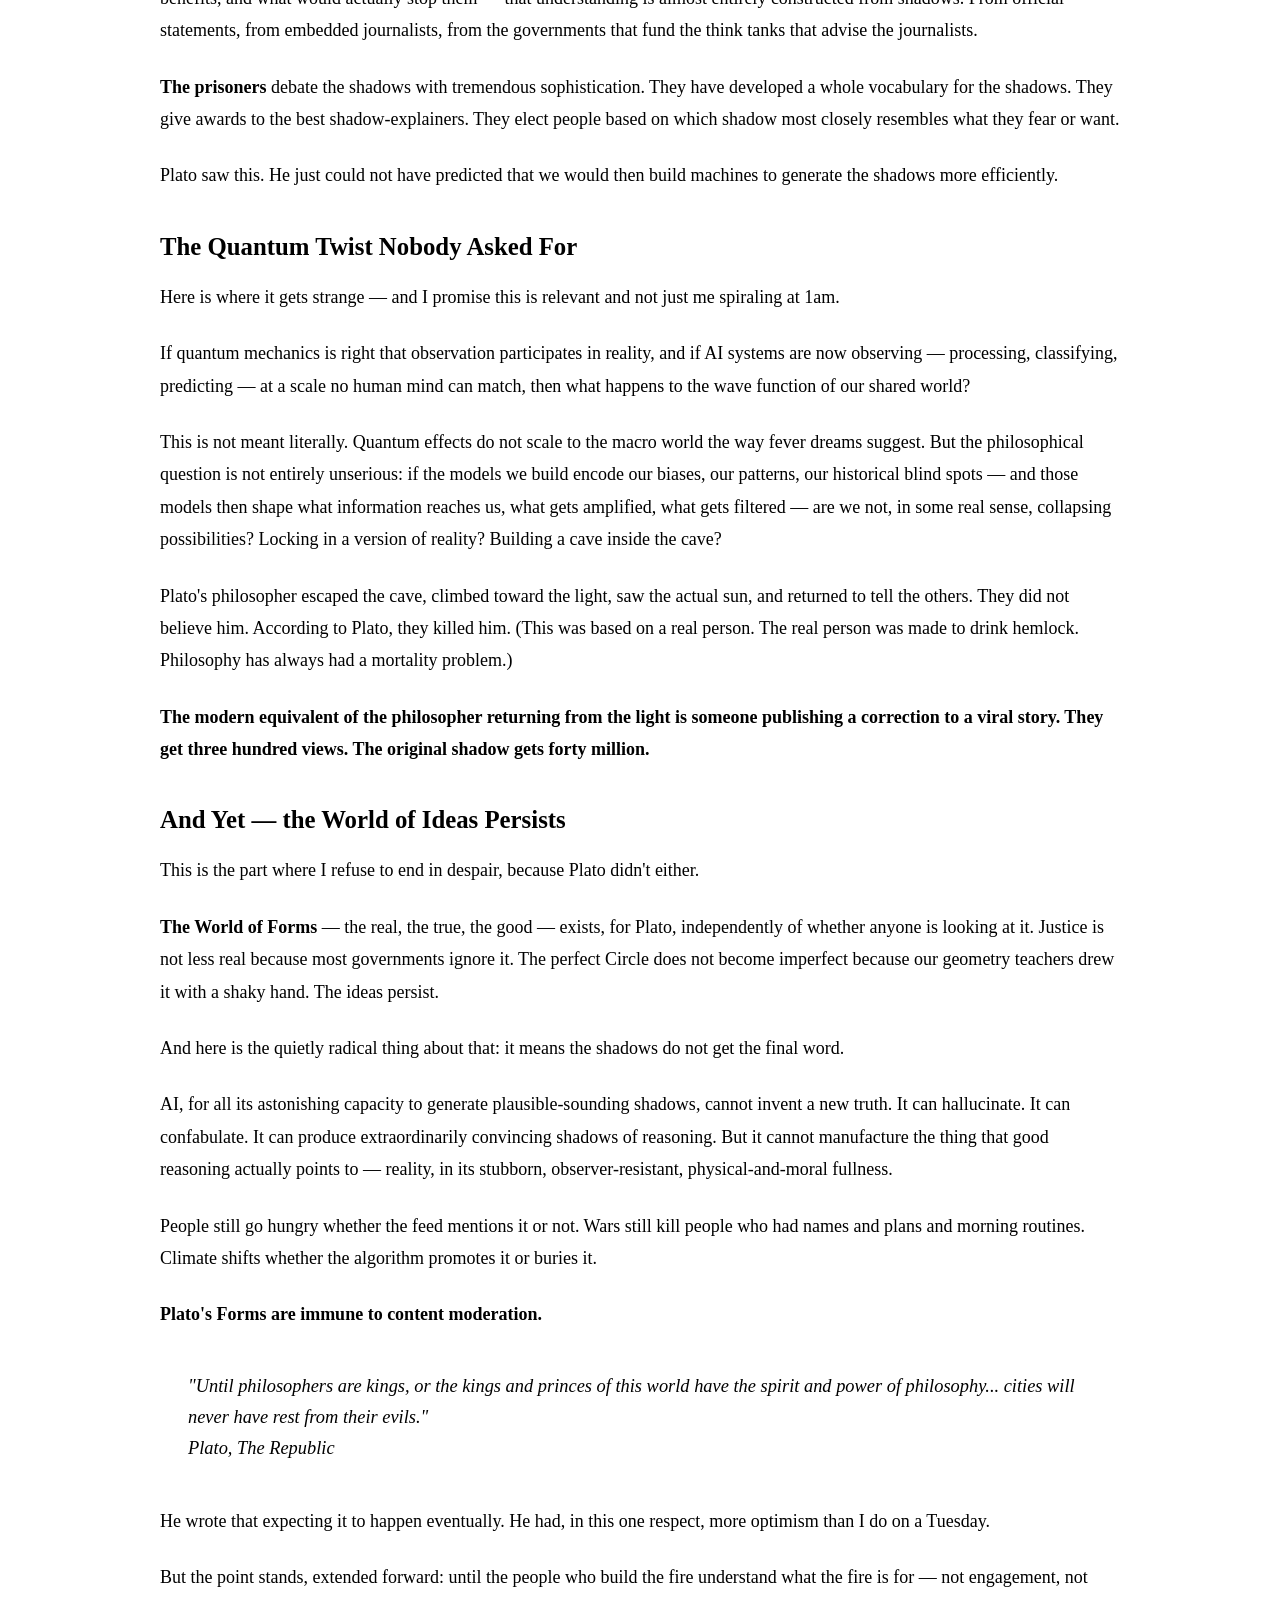
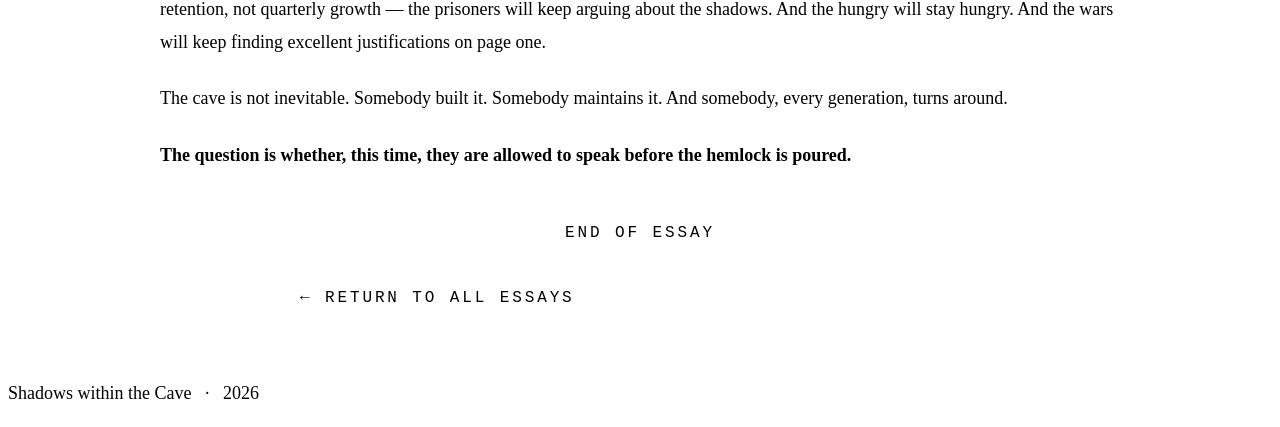
<file: pages/the-ai-fairy-tale.html>
<!DOCTYPE html>
<html lang="en">
<head>
  <meta charset="UTF-8" />
  <meta name="viewport" content="width=device-width, initial-scale=1.0" />

  <!-- ═══════════════════════════════════════════════
       ARTICLE META — edit every 'content' in this block
  ═══════════════════════════════════════════════ -->
  <title>The AI at the Back of the Cave</title>
  <meta name="description"        content="ARTICLE_EXCERPT" />
  <meta property="og:title"       content="The AI at the Back of the Cave" />
  <meta property="og:description" content="ARTICLE_EXCERPT" />
  <meta property="og:image"       content="../ARTICLE_IMAGE" />
  <meta property="og:type"        content="article" />
  <!-- ═══════════════════════════════════════════════ -->

  <link rel="preconnect" href="https://fonts.googleapis.com" />
  <link rel="preconnect" href="https://cdn.jsdelivr.net" crossorigin />
  <link rel="stylesheet" href="assets/index.css" />
</head>
<body>

  <!-- Top nav -->
  <nav class="top-nav">
    <div class="container d-flex justify-content-between align-items-center">
      <a href="../index.html" class="site-wordmark">Shadows within the Cave</a>
      <a href="../index.html" class="nav-back">← All essays</a>
    </div>
  </nav>

  <!-- Article header -->
  <div class="container">
    <header class="article-header">
      <div class="row">
        <div class="col-lg-10 col-xl-8">
          <p class="article-topic">Philosophy | <span>19 June 2026</span> | <span>10 min read</span></p>
          <h1 class="article-title">The AI fairy tale</h1>
          <p class="article-subtitle">On shadows, simulations, and who controls the projector</p>
        </div>
      </div>
    </header>
  </div>

  <!-- Hero carousel -->
  <!-- Use this if you have more images. 
    Remove this section just one or no images -->
  <figure class="hero-image-wrap">
    <div class="carousel" id="heroCarousel">
      <div class="carousel-track">
        <img src="../assets/images/cave/cave.png" style="object-fit: contain;" alt="" />
        <img src="../assets/images/cave/allegory-cave.jpg" style="object-fit: contain;" alt="" />
        <img src="../assets/images/cave/modern-cave.jpeg" style="object-fit: contain;" alt="" />
      </div>
      <button class="carousel-btn prev" aria-label="Previous">&#8249;</button>
      <button class="carousel-btn next" aria-label="Next">&#8250;</button>
      <div class="carousel-dots"></div>
    </div>
  </figure>
  <div class="container">
    <p class="hero-caption" id="heroCaption">Ancient New Zealand Caves Are Filled With Bioluminescence Glowworms</p>
  </div>
  <!-- Hero carousel -->

  <!-- Article body -->
  <article class="article-body">

    <!-- ═══════════════════════════════════════
         WRITE YOUR ARTICLE CONTENT BELOW
         Available elements:
           <p>          — paragraph
           <h2>         — section heading
           <h3>         — minor heading (monospaced, uppercase)
           <blockquote> — pull quote
           <hr>         — section divider (centered rule)
           <figure class="body-image"> — optional second image
    ═══════════════════════════════════════ -->

    <p>
      Somewhere around 380 BC, Plato sat down and described a group of prisoners chained inside a cave, facing a wall. Behind them, a fire burns. Between the fire and the prisoners, puppeteers carry objects — and the prisoners watch only the shadows those objects cast.<br>- <b>They</b> name the shadows.<br>- <b>They</b> argue about the shadows.<br>- <b>They</b> build entire governments around the shadows.      
    </p>
    <p><b>They have never once turned around.</b></p>
    <p>
      What Plato could not have imagined — and honestly, I do not blame him for this — is that two and a half millennia later, we are going to solve this problem not by simply give up and turning around... But by building a <b>better shadows projector</b> and charging a monthly subscription for it. He-he ;/
    </p>

    <h2>The World of Ideas, Now Hosted on AWS, GCP, Azure... whatever</h2>

    <p>
      Plato's deeper argument was not just about the cave. It was about what is real. Behind the physical world — behind the shadows, behind the stones and trees and faces — he believed there existed a higher realm: the <b>World of Forms</b>. Perfect, eternal, unchanging archetypes. The perfect Circle. The perfect Justice. The perfect Horse. Every real dog and cat and human being you have ever seen is just a blurry, temporary copy.
    </p>
    <p><b>You can laugh. But bare with me.</b></p>
    <p>Because here is what modern physics quietly whispers back to Plato across the millennia: you might not be entirely wrong, old man.</p>
    <p>Quantum mechanics tells us that at the base of reality, particles do not have definite properties until they are observed. Before the measurement, an electron exists in superposition — all possible states simultaneously, described by a probability wave. The moment you look, it collapses into one. The act of observation — of paying attention — participates in constructing reality.</p>
    <p>Which is either profound or deeply unsettling, depending on how much coffee you have had.</p>
    <blockquote>
      "The universe is not only queerer than we suppose, but queerer than we can suppose."<br>J.B.S. Haldane
    </blockquote>
    <p>Now enter AI. A large language model is trained on the shadows — on billions of words that humans wrote about the world. Not the world itself. The words about the world. The representations. The descriptions. The political speeches, the newspaper articles, the Reddit arguments at 2am. The shadows on the wall, transcribed.</p>
    <p>All this living in a servers, racks, datacenters... in the <b>CLOUD</b>. Consuming resources while describing the reality with our own words?!?!
      Replacing humans in a workflows it does not understand. Making stupid people rich, the rest - hungry.
    </p>
    <p>And yet from this, something emerges that recognizes patterns, generates meaning, answers questions, writes poetry. Something that behaves, in many situations, like it knows things.</p>
    <p><b>Plato would be fascinated, I guess. He would also immediately ask who controls the fire?</b></p>

    <!-- Optional second image -->
    <!--
    <figure class="body-image">
      <img src="../SECOND_IMAGE_PATH" alt="Description" />
      <figcaption>Caption for the second image</figcaption>
    </figure>
    -->

    <h2>The Puppeteers Have a Board of Directors</h2>

    <p>Here is where the cave metaphor gets genuinely useful and genuinely dark at the same time.</p>
    <p>In the original story, the puppeteers are unnamed. They carry objects. They cast shadows. They are simply there, behind the prisoners, as if the structure of the illusion has no author. Plato was being polite.</p>

    <p><b>Today's puppeteers have names, valuations, and quarterly earnings calls.</b></p>

    <p>The shadows you see — the news feeds, the recommendations, the AI-generated summaries of the world — are not neutral. They are shaped by systems optimized for engagement, for retention, for the specific kind of outrage that makes people click one more time before bed. The fire behind the wall is not burning for your enlightenment. It is burning for your attention, which is then sold.</p>

    <p>This is not a conspiracy. It is just an incentive structure, which is somehow more frightening. Nobody decided to make the world worse. The cave built itself, one A/B test at a time.</p>

    <h2>On Wars, Hunger, and Very Confident Shadows</h2>
    <p>
      Consider the following: there is enough food produced on Earth right now to feed every living person. The mathematics are not close — we produce roughly 1.5 times what we need. And yet somewhere between 700 and 800 million people go to sleep hungry tonight. This is not a supply problem. It is a distribution problem, a political problem, a priorities problem.
    </p>
    <p><b>We know this. It is not obscure information.</b></p>
    <p>And yet on the wall of the cave — on the screen — what do we watch? We watch shadow-conflicts between shadow-factions, narrated by shadow-experts, in formats optimized to produce shadow-opinions that we then defend with great passion to other people watching the same wall in different rooms.</p>
    <p><b>Wars are real</b>. The bombs are real. The bodies are undeniably, tragically real. But our understanding of why they happen, who benefits, and what would actually stop them — that understanding is almost entirely constructed from shadows. From official statements, from embedded journalists, from the governments that fund the think tanks that advise the journalists.</p>
    <p><b>The prisoners</b> debate the shadows with tremendous sophistication. They have developed a whole vocabulary for the shadows. They give awards to the best shadow-explainers. They elect people based on which shadow most closely resembles what they fear or want.</p>
    <p>Plato saw this. He just could not have predicted that we would then build machines to generate the shadows more efficiently.</p>
  
    <h2>The Quantum Twist Nobody Asked For</h2>
    <p>Here is where it gets strange — and I promise this is relevant and not just me spiraling at 1am.</p>
    <p>If quantum mechanics is right that observation participates in reality, and if AI systems are now observing — processing, classifying, predicting — at a scale no human mind can match, then what happens to the wave function of our shared world?</p>
    <p>This is not meant literally. Quantum effects do not scale to the macro world the way fever dreams suggest. But the philosophical question is not entirely unserious: if the models we build encode our biases, our patterns, our historical blind spots — and those models then shape what information reaches us, what gets amplified, what gets filtered — are we not, in some real sense, collapsing possibilities? Locking in a version of reality? Building a cave inside the cave?</p>
    <p>Plato's philosopher escaped the cave, climbed toward the light, saw the actual sun, and returned to tell the others. They did not believe him. According to Plato, they killed him. (This was based on a real person. The real person was made to drink hemlock. Philosophy has always had a mortality problem.)</p>
     <p><b>The modern equivalent of the philosopher returning from the light is someone publishing a correction to a viral story. They get three hundred views. The original shadow gets forty million.</b></p>

    <h2>And Yet — the World of Ideas Persists</h2>
    <p>This is the part where I refuse to end in despair, because Plato didn't either.</p>
    <p><b>The World of Forms</b> — the real, the true, the good — exists, for Plato, independently of whether anyone is looking at it. Justice is not less real because most governments ignore it. The perfect Circle does not become imperfect because our geometry teachers drew it with a shaky hand. The ideas persist.</p>
    <p>And here is the quietly radical thing about that: it means the shadows do not get the final word.</p>
    <p>AI, for all its astonishing capacity to generate plausible-sounding shadows, cannot invent a new truth. It can hallucinate. It can confabulate. It can produce extraordinarily convincing shadows of reasoning. But it cannot manufacture the thing that good reasoning actually points to — reality, in its stubborn, observer-resistant, physical-and-moral fullness.</p>
    <p>People still go hungry whether the feed mentions it or not. Wars still kill people who had names and plans and morning routines. Climate shifts whether the algorithm promotes it or buries it.</p>
    <p><b>Plato's Forms are immune to content moderation.</b></p>
    <blockquote>
      "Until philosophers are kings, or the kings and princes of this world have the spirit and power of philosophy... cities will never have rest from their evils."<br>Plato, The Republic
    </blockquote>
    <p>He wrote that expecting it to happen eventually. He had, in this one respect, more optimism than I do on a Tuesday.</p>
    <p>But the point stands, extended forward: until the people who build the fire understand what the fire is for — not engagement, not retention, not quarterly growth — the prisoners will keep arguing about the shadows. And the hungry will stay hungry. And the wars will keep finding excellent justifications on page one.</p>
    <p>The cave is not inevitable. Somebody built it. Somebody maintains it. And somebody, every generation, turns around.</p>
    <p><b>The question is whether, this time, they are allowed to speak before the hemlock is poured.</b></p>
  </article>

  <!-- End rule + back link -->
  <div class="article-end">
    <div class="end-rule"><span>End of essay</span></div>
    <a href="../index.html" class="back-link">← Return to all essays</a>
  </div>

  <!-- Footer -->
  <footer>
    <div class="container">
      <p>Shadows within the Cave &ensp;·&ensp; <span id="footer-year"></span></p>
    </div>
  </footer>

  <script src="https://cdn.jsdelivr.net/npm/bootstrap@5.3.3/dist/js/bootstrap.bundle.min.js"></script>
  <script src="assets/index.js"></script>
</body>
</html>
</file>
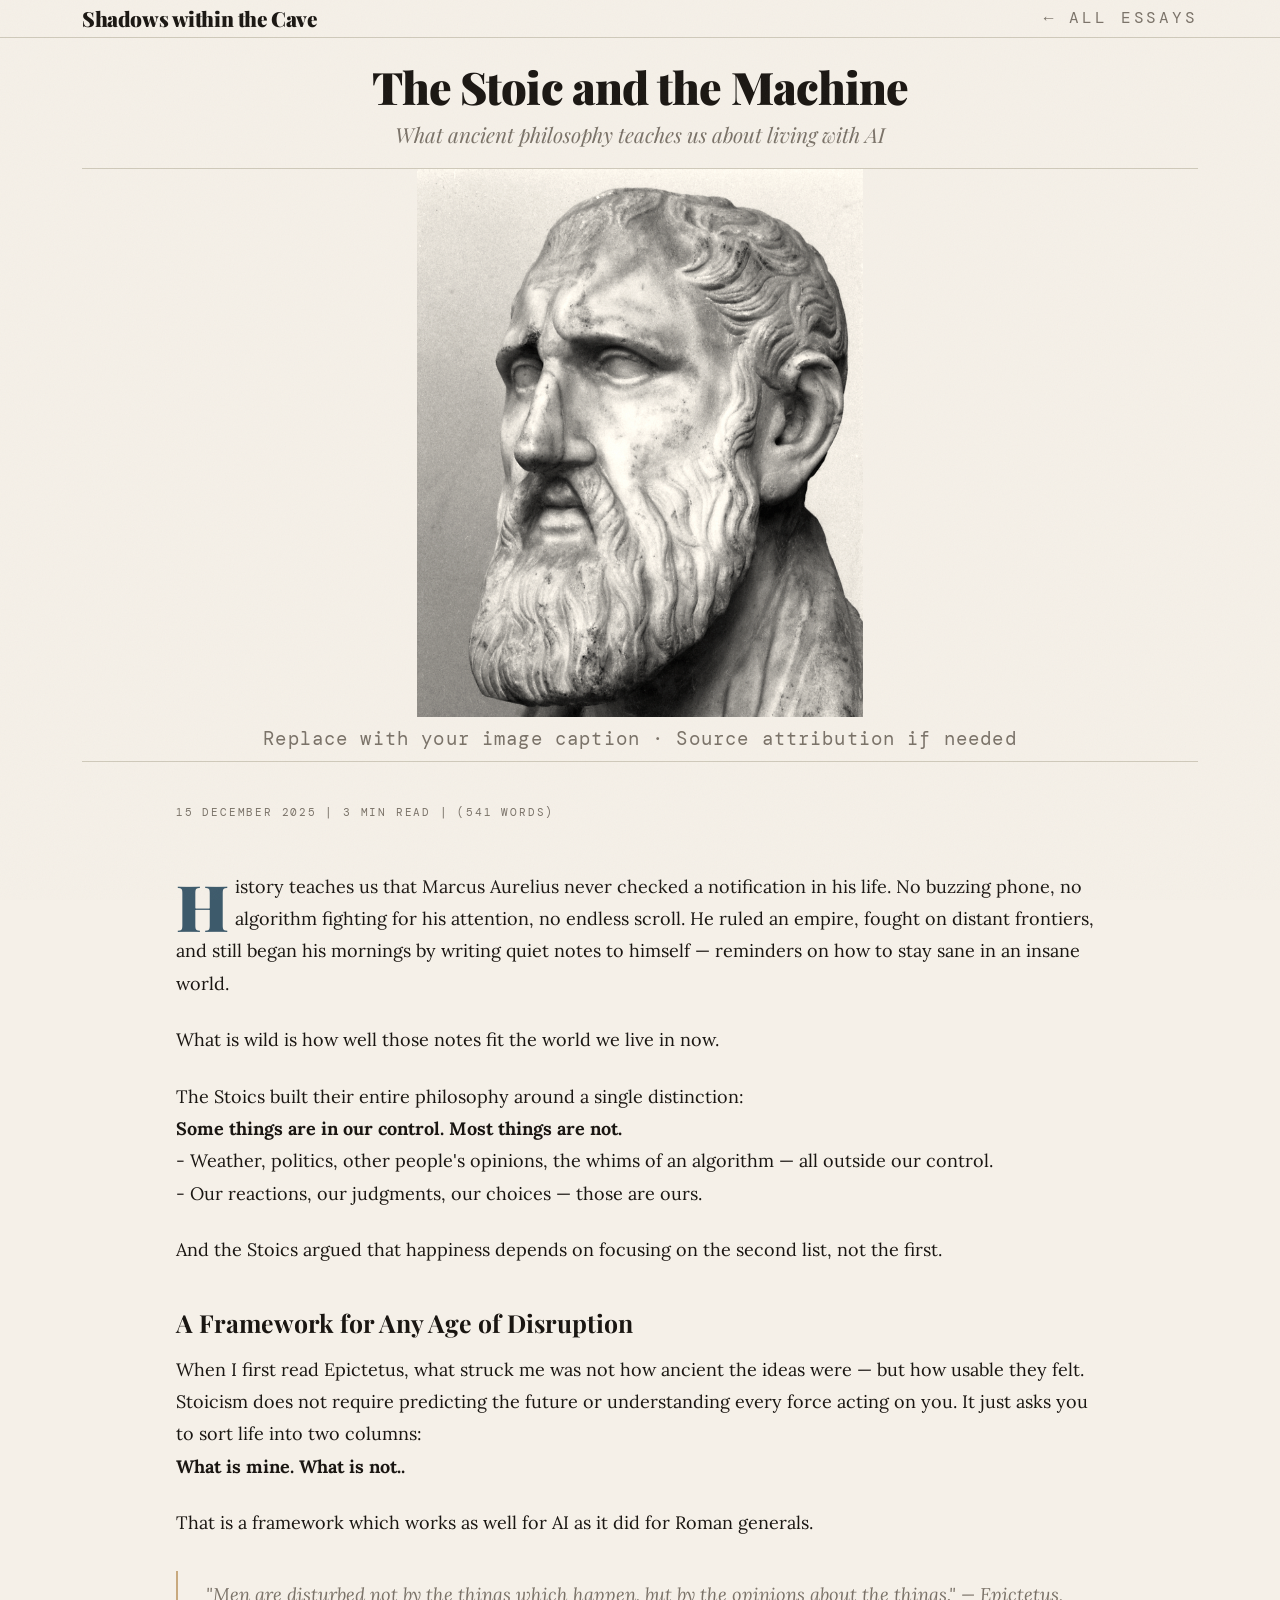
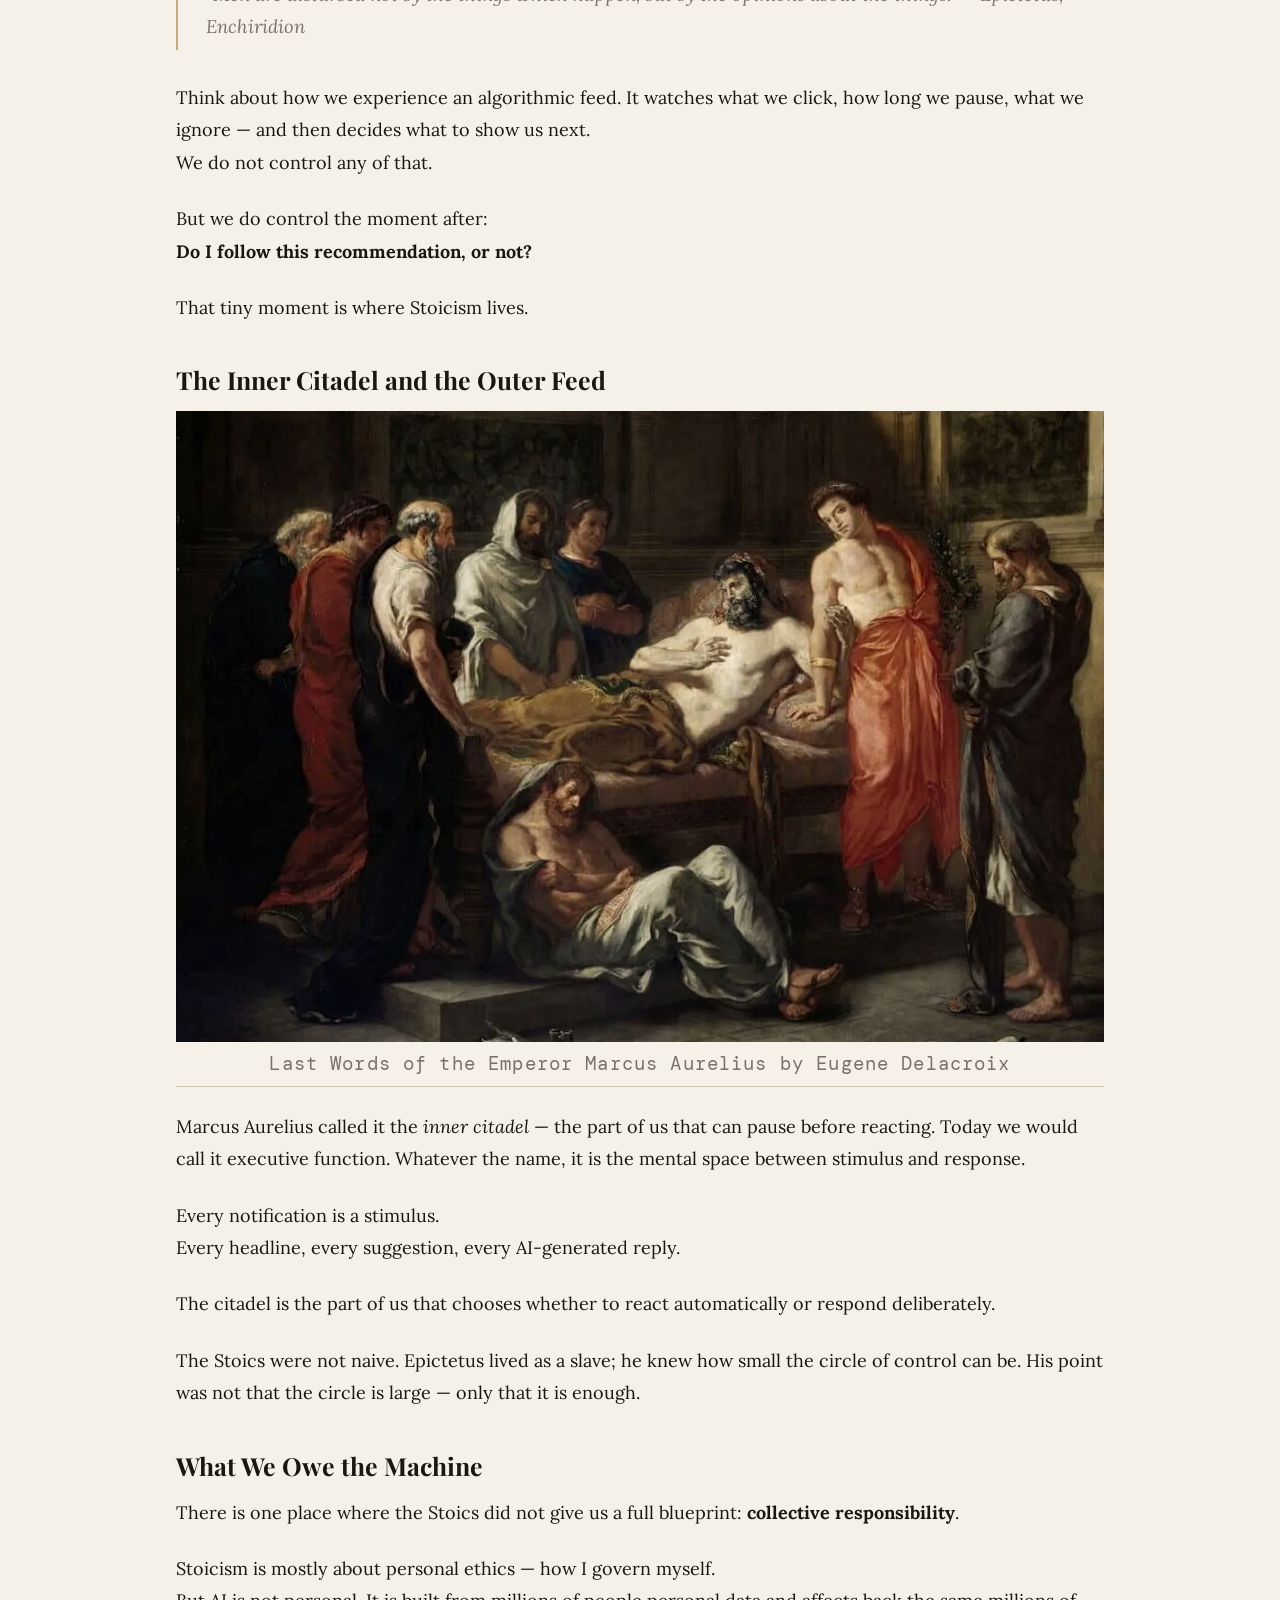
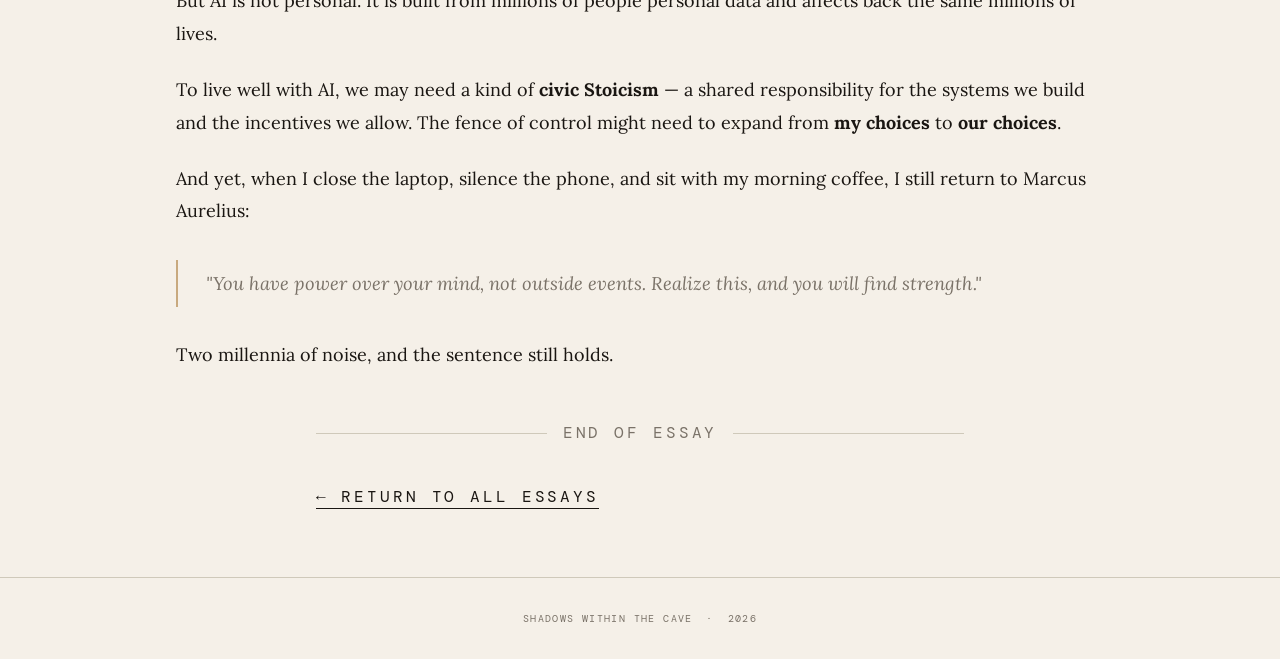
<file: pages/the-stoic-and-the-machine.html>
<!DOCTYPE html>
<html lang="en">
<head>
  <meta charset="UTF-8" />
  <meta name="viewport" content="width=device-width, initial-scale=1.0" />
  <title>The Stoic and the Machine</title>
  <meta name="description" content="What ancient philosophy teaches us about living with AI." />
  <meta property="og:title" content="The Stoic and the Machine" />
  <meta property="og:description" content="What ancient philosophy teaches us about living with AI." />
  <meta property="og:image" content="../assets/images/the-stoic-and-the-machine/Zeno-of-Citium.jpg" />  
  <meta property="og:type" content="article" />
  
  <link rel="preconnect" href="https://fonts.googleapis.com" />
  <link rel="preconnect" href="https://cdn.jsdelivr.net" crossorigin />
  <link rel="stylesheet" href="../assets/index.css" />
  <link rel="stylesheet" href="assets/index.css" />
</head>
<body>

  <nav class="top-nav">
    <div class="container d-flex justify-content-between align-items-center">
      <a href="../index.html" class="site-wordmark">Shadows within the Cave</a>
      <a href="../index.html" class="nav-back">← All essays</a>
    </div>
  </nav>

  <div class="container">
    <header class="article-header">
      <div class="row">
        <div class="col-lg-10 col-xl-8">
          <h1 class="article-title">The Stoic and the Machine</h1>
          <p class="article-subtitle">What ancient philosophy teaches us about living with AI</p>
        </div>
      </div>
    </header>
  </div>

  <figure class="hero-image-wrap">
    <img src="../assets/images/the-stoic-and-the-machine/Zeno-of-Citium.jpg" style="object-fit: contain;" alt="A marble bust next to circuit board patterns" />
  </figure>
  <div class="container">
    <p class="hero-caption">Replace with your image caption · Source attribution if needed</p>
  </div>

  <!-- Article meta -->
  <p class="article-topic"><span>15 December 2025</span> | <span id="reading-time-id"></span></p>

  <article id="article-id" class="article-body">
    <p>
      History teaches us that Marcus Aurelius never checked a notification in his life. No buzzing phone, no algorithm fighting for his attention, no endless scroll. He ruled an empire, fought on distant frontiers, and still began his mornings by writing quiet notes to himself — reminders on how to stay sane in an insane world.
    </p>
    <p>What is wild is how well those notes fit the world we live in now.</p>
    <p>
      The Stoics built their entire philosophy around a single distinction:<br/>
      <b>Some things are in our control. Most things are not.</b><br/>
      - Weather, politics, other people's opinions, the whims of an algorithm — all outside our control.<br/>
      - Our reactions, our judgments, our choices — those are ours.
    </p>
    <p>And the Stoics argued that happiness depends on focusing on the second list, not the first.</p>

    <h2>A Framework for Any Age of Disruption</h2>

    <p>
      When I first read Epictetus, what struck me was not how ancient the ideas were — but how usable they felt. Stoicism does not require predicting the future or understanding every force acting on you. It just asks you to sort life into two columns:<br/>
      <b>What is mine. What is not..</b>
    </p>
    <p>That is a framework which works as well for AI as it did for Roman generals.</p>
    <blockquote>
      "Men are disturbed not by the things which happen, but by the opinions about the things." — Epictetus, Enchiridion
    </blockquote>

    <p>
      Think about how we experience an algorithmic feed. It watches what we click, how long we pause, what we ignore — and then decides what to show us next.<br/>
      We do not control any of that.
    </p>
    <p>
      But we do control the moment after:<br/>
      <b>Do I follow this recommendation, or not?</b>
    </p>
    <p>That tiny moment is where Stoicism lives.</p>

    <h2>The Inner Citadel and the Outer Feed</h2>

    <!-- Optional second image -->
    
    <figure class="secondary-hero-image-wrap">
      <img src="../assets/images/the-stoic-and-the-machine/marcus-aurelios.png" alt="Last Words of the Emperor Marcus Aurelius by Eugene Delacroix"/>
    </figure>
     <p class="hero-caption">Last Words of the Emperor Marcus Aurelius by Eugene Delacroix</p>
    <p>
      Marcus Aurelius called it the <em>inner citadel</em> — the part of us that can pause before reacting. Today we would call it executive function. Whatever the name, it is the mental space between stimulus and response.
    </p>
    <p>Every notification is a stimulus.<br>Every headline, every suggestion, every AI-generated reply.</p>
    <p>The citadel is the part of us that chooses whether to react automatically or respond deliberately.</p>
    <p>
      The Stoics were not naive. Epictetus lived as a slave; he knew how small the circle of control can be. His point was not that the circle is large — only that it is enough.
    </p>

    <h2>What We Owe the Machine</h2>

    <p>There is one place where the Stoics did not give us a full blueprint: <b>collective responsibility</b>.</p>
    <p>
      Stoicism is mostly about personal ethics — how I govern myself.<br>
      But AI is not personal. It is built from millions of people personal data and affects back the same millions of lives.
    </p>
    <p>To live well with AI, we may need a kind of <b>civic Stoicism</b> — a shared responsibility for the systems we build and the incentives we allow. The fence of control might need to expand from <b>my choices</b> to <b>our choices</b>.</p>
    <p>
      And yet, when I close the laptop, silence the phone, and sit with my morning coffee, I still return to Marcus Aurelius:<br> 
      <blockquote>"You have power over your mind, not outside events. Realize this, and you will
      find strength."</blockquote>
      Two millennia of noise, and the sentence still holds.
    </p>
  </article>

  <div class="article-end">
    <div class="end-rule"><span>End of essay</span></div>
    <a href="../index.html" class="back-link">← Return to all essays</a>
  </div>

  <footer>
    <div class="container">
      <p>Shadows within the Cave &ensp;·&ensp; <span id="footer-year"></span></p>
    </div>
  </footer>

  <script src="https://cdn.jsdelivr.net/npm/bootstrap@5.3.3/dist/js/bootstrap.bundle.min.js"></script>
  <script src="assets/index.js"></script>
</body>
</html>
</file>
<file: assets/index.css>
@import url('https://fonts.googleapis.com/css2?family=Playfair+Display:ital,wght@0,700;0,900;1,400;1,700&family=Lora:ital,wght@0,400;0,500;1,400&family=DM+Mono:wght@300;400&display=swap');
@import url('https://cdn.jsdelivr.net/npm/bootstrap@5.3.3/dist/css/bootstrap.min.css');

/* ─────────────────────────────────────────────
   BASE  (shared with article page)
   ───────────────────────────────────────────── */
:root {
    --ink:        #1a1612;
    --paper:      #f5f0e8;
    --paper-dark: #ede8db;
    --sepia:      #c8a97e;
    --rust:       #b85c38;
    --sage:       #5a7a5e;
    --slate:      #3d5a6b;
    --muted:      #7a7268;
    --rule:       #cfc9ba;
}

*, *::before, *::after { box-sizing: border-box; }

body {
    background-color: var(--paper);
    color: var(--ink);
    font-family: 'Lora', Georgia, serif;
    font-size: 1.0625rem;
    line-height: 1.75;
    min-height: 100vh;
}

body::before {
    content: '';
    position: fixed;
    inset: 0;
    background-image: url("data:image/svg+xml,%3Csvg xmlns='http://www.w3.org/2000/svg' width='300' height='300'%3E%3Cfilter id='n'%3E%3CfeTurbulence type='fractalNoise' baseFrequency='0.75' numOctaves='4' stitchTiles='stitch'/%3E%3C/filter%3E%3Crect width='300' height='300' filter='url(%23n)' opacity='0.035'/%3E%3C/svg%3E");
    pointer-events: none;
    z-index: 1000;
}

footer {
    border-top: 1px solid var(--rule);
    padding: 2rem 0;
    margin-top: 3rem;
    text-align: center;
}
footer p {
    font-family: 'DM Mono', monospace;
    font-size: 0.62rem;
    letter-spacing: 0.14em;
    text-transform: uppercase;
    color: var(--muted);
    margin: 0;
}

/* ─────────────────────────────────────────────
   HOMEPAGE-SPECIFIC STYLES
   ───────────────────────────────────────────── */

/* ── Masthead ── */
.masthead {
    border-bottom: 1px solid var(--rule);
    padding: 2.5rem 0 1.5rem;
    text-align: center;
    position: relative;
}
.masthead::after {
    content: '';
    display: block;
    width: 3rem;
    height: 2px;
    background: var(--sepia);
    margin: 1.25rem auto 0;
}
.masthead-title {
    font-family: 'Playfair Display', Georgia, serif;
    font-size: clamp(2.8rem, 7vw, 5.5rem);
    font-weight: 900;
    letter-spacing: -0.02em;
    line-height: 1;
    color: var(--ink);
    margin: 0;
}
.masthead-title em {
    font-style: italic;
    color: var(--rust);
}
.masthead-tagline {
    font-family: 'DM Mono', monospace;
    font-size: 0.72rem;
    font-weight: 300;
    letter-spacing: 0.22em;
    text-transform: uppercase;
    color: var(--muted);
    margin-top: 0.75rem;
}

/* ── Issue date strip ── */
.issue-bar {
    background: var(--ink);
    color: var(--paper);
    padding: 0.4rem 0;
    text-align: center;
    font-family: 'DM Mono', monospace;
    font-size: 0.68rem;
    letter-spacing: 0.18em;
    text-transform: uppercase;
}

/* ── Featured article ── */
.featured-img-wrap {
    position: relative;
    overflow: hidden;
    background: var(--paper-dark);
}
.featured-img-wrap img {
    width: 100%;
    height: 100%;
    object-fit: cover;
    filter: sepia(20%) contrast(1.05);
    transition: transform 0.6s ease;
}
.featured-img-wrap:hover img { transform: scale(1.02); }
.featured-img-wrap .img-placeholder {
    width: 100%; height: 100%;
    display: flex; align-items: center; justify-content: center;
    background: linear-gradient(135deg, var(--paper-dark) 0%, var(--rule) 100%);
    color: var(--muted);
    font-family: 'DM Mono', monospace;
    font-size: 0.65rem;
    letter-spacing: 0.15em;
    text-transform: uppercase;
}
.featured-title {
    font-family: 'Playfair Display', Georgia, serif;
    font-size: clamp(1.8rem, 4vw, 2.8rem);
    font-weight: 700;
    line-height: 1.2;
    margin: 1.5rem 0 0.5rem;
    color: var(--ink);
}
.featured-title a { color: inherit; text-decoration: none; }
.featured-title a:hover { color: var(--rust); }
.featured-subtitle {
    font-style: italic;
    color: var(--muted);
    margin-bottom: 1rem;
    font-size: 1.05rem;
}

/* ── Issue group ── */
.issue-group-label {
    font-family: 'DM Mono', monospace;
    font-size: 0.66rem;
    letter-spacing: 0.18em;
    text-transform: uppercase;
    color: var(--muted);
    margin: 2.25rem 0 0;
    padding-bottom: 0.4rem;
}
.issue-group:first-of-type .issue-group-label {
    margin-top: 1.5rem;
}

/* ── Show all / archive toggle ── */
.show-more-wrap {
    text-align: center;
    padding: 2rem 0 0.5rem;
}
.show-more-btn {
    font-family: 'DM Mono', monospace;
    font-size: 0.66rem;
    letter-spacing: 0.18em;
    text-transform: uppercase;
    color: var(--ink);
    background: transparent;
    border: 1px solid var(--ink);
    border-radius: 2px;
    padding: 0.55rem 1.4rem;
    cursor: pointer;
    transition: all 0.2s;
}
.show-more-btn:hover {
    color: var(--paper);
    background: var(--ink);
}

/* ── Article card ── */
.article-card {
    border-top: 1px solid var(--rule);
    padding: 1.75rem 0;
    display: grid;
    grid-template-columns: 1fr 140px;
    gap: 1.5rem;
    align-items: start;
    text-decoration: none;
    color: inherit;
    transition: opacity 0.2s;
}
.article-card:hover { opacity: 0.75; }
.article-card:last-child { border-bottom: 1px solid var(--rule); }
.card-title {
    font-family: 'Playfair Display', Georgia, serif;
    font-size: 1.3rem;
    font-weight: 700;
    line-height: 1.25;
    margin-bottom: 0.4rem;
    color: var(--ink);
}
.card-excerpt {
    font-size: 0.9rem;
    color: var(--muted);
    line-height: 1.6;
    display: -webkit-box;
    -webkit-line-clamp: 2;
    -webkit-box-orient: vertical;
    overflow: hidden;
}
.card-meta {
    font-family: 'DM Mono', monospace;
    font-size: 0.6rem;
    letter-spacing: 0.12em;
    text-transform: uppercase;
    color: var(--muted);
    margin-top: 0.75rem;
}
.card-img {
    aspect-ratio: 1/1;
    overflow: hidden;
    background: var(--paper-dark);
    flex-shrink: 0;
}
.card-img img {
    width: 100%; height: 100%;
    object-fit: cover;
    filter: sepia(15%);
}
.card-img .img-placeholder {
    width: 100%; height: 100%;
    display: flex; align-items: center; justify-content: center;
    background: linear-gradient(135deg, var(--paper-dark) 0%, var(--rule) 100%);
}

/* ── Sidebar ── */
.sidebar-section {
    border-left: 2px solid var(--rule);
    padding-left: 1.5rem;
    margin-bottom: 2.5rem;
}
.sidebar-heading {
    font-family: 'DM Mono', monospace;
    font-size: 0.65rem;
    letter-spacing: 0.22em;
    text-transform: uppercase;
    color: var(--muted);
    border-bottom: 1px solid var(--rule);
    padding-bottom: 0.5rem;
    margin-bottom: 1rem;
}
.sidebar-link {
    display: block;
    font-family: 'Playfair Display', Georgia, serif;
    font-size: 0.95rem;
    color: var(--ink);
    text-decoration: none;
    padding: 0.5rem 0;
    border-bottom: 1px solid var(--rule);
    line-height: 1.3;
}
.sidebar-link:hover { color: var(--rust); }
.sidebar-link small {
    display: block;
    font-family: 'DM Mono', monospace;
    font-size: 0.58rem;
    letter-spacing: 0.12em;
    text-transform: uppercase;
    color: var(--muted);
    margin-top: 0.2rem;
}
.about-text {
    font-size: 0.88rem;
    color: var(--muted);
    line-height: 1.7;
}
.about-text strong { color: var(--ink); }

/* ── Utilities ── */
.read-time {
    font-family: 'DM Mono', monospace;
    font-size: 0.62rem;
    letter-spacing: 0.12em;
    text-transform: uppercase;
    color: var(--muted);
}
@media (max-width: 576px) {
    .article-card { grid-template-columns: 1fr; }
    .card-img { display: none; }
}
</file>
<file: pages/assets/index.css>
/* ─────────────────────────────────────────────
   ARTICLE PAGE — unique styles only
   Shared base (imports, :root, body, body::before,
   footer, footer p) lives in index-homepage.css
   ───────────────────────────────────────────── */

/* body overrides for article page (larger font / looser leading) */
body {
    font-size: 1.125rem;
    line-height: 1.8;
}

/* ── Top nav ── */
.top-nav { border-bottom: 1px solid var(--rule); }
.site-wordmark { font-family: 'Playfair Display', Georgia, serif; font-size: 1.3rem; font-weight: 900; color: var(--ink); text-decoration: none; letter-spacing: -0.02em; }
.site-wordmark em { font-style: italic; color: var(--rust); }
.nav-back { font-family: 'DM Mono', monospace; font-size: 1rem; letter-spacing: 0.18em; text-transform: uppercase; color: var(--muted); text-decoration: none; }
.nav-back:hover { color: var(--ink); }

/* ── Article header ── */
.article-header { padding: 1.5rem 0 1.25rem; border-bottom: 1px solid var(--rule); text-align: center; }
.article-header .row { justify-content: center; }
.article-topic { font-family: 'DM Mono', monospace; font-size: 0.7rem; letter-spacing: 0.16em; text-transform: uppercase; color: var(--muted); max-width: 960px; margin: 2.5rem auto 0; padding: 0 1rem; }
.article-title { font-family: 'Playfair Display', Georgia, serif; font-size: clamp(1.8rem, 4vw, 2.8rem); font-weight: 900; line-height: 1.1; letter-spacing: -0.02em; margin-bottom: 0.5rem; }
.article-subtitle { font-family: 'Playfair Display', Georgia, serif; font-style: italic; font-size: clamp(1.05rem, 2.2vw, 1.3rem); color: var(--muted); font-weight: 400; margin-bottom: 0; line-height: 1.35; }
.article-meta { font-family: 'DM Mono', monospace; font-size: 0.65rem; letter-spacing: 0.14em; text-transform: uppercase; color: var(--muted); }
.article-meta span + span::before { content: ' · '; }

/* ── Hero images ── */
.hero-image-wrap { margin: 0; overflow: hidden; aspect-ratio: 21/9; }
.hero-image-wrap img { width: 100%; height: 120%; object-fit: cover; filter: sepia(15%) contrast(1.05); display: block; }
.secondary-hero-image-wrap { margin: 0; overflow: hidden; }
.secondary-hero-image-wrap img { width: 100%; height: 100%; object-fit: cover; filter: sepia(15%) contrast(1.05); display: block; }
.hero-caption { text-align: center; padding: 0.3rem 0; font-family: 'DM Mono', monospace; font-size: 1.2rem; letter-spacing: 0.06em; color: var(--muted); border-bottom: 1px solid var(--rule); }

/* ── Article body ── */
.article-body { max-width: 960px; margin: 3rem auto; padding: 0 1rem; }
.article-body p { margin-bottom: 1.5rem; }
.article-body p:first-of-type::first-letter { font-family: 'Playfair Display', Georgia, serif; font-size: 4rem; font-weight: 900; float: left; line-height: 0.8; margin: 0.15em 0.1em 0 0; color: var(--slate); }
.article-body h2 { font-family: 'Playfair Display', Georgia, serif; font-size: 1.55rem; font-weight: 700; margin: 2.5rem 0 1rem; line-height: 1.25; }
.article-body h3 { font-family: 'DM Mono', monospace; font-size: 0.75rem; letter-spacing: 0.2em; text-transform: uppercase; margin: 2rem 0 0.75rem; color: var(--muted); }
.article-body blockquote { border-left: 2px solid var(--sepia); margin: 2rem 0; padding: 0.5rem 0 0.5rem 1.75rem; font-style: italic; color: var(--muted); font-size: 1.15rem; line-height: 1.7; }
.article-body hr { border: none; border-top: 1px solid var(--rule); margin: 2.5rem auto; width: 50%; }
.article-body a { color: var(--ink); text-decoration: underline; text-decoration-color: var(--sepia); text-underline-offset: 3px; }
.article-body a:hover { color: var(--rust); }

/* ── Article end / back link ── */
.article-end { max-width: 680px; margin: 0 auto 4rem; padding: 0 1rem; }
.end-rule { display: flex; align-items: center; gap: 1rem; margin-bottom: 2rem; }
.end-rule::before, .end-rule::after { content: ''; flex: 1; height: 1px; background: var(--rule); }
.end-rule span { font-family: 'DM Mono', monospace; font-size: 1rem; letter-spacing: 0.18em; text-transform: uppercase; color: var(--muted); white-space: nowrap; }
.back-link { font-family: 'DM Mono', monospace; font-size: 1rem; letter-spacing: 0.18em; text-transform: uppercase; color: var(--ink); text-decoration: none; border-bottom: 1px solid var(--ink); padding-bottom: 1px; }
.back-link:hover { color: var(--rust); border-color: var(--rust); }

/* ── Image carousel ── */
.carousel { position: relative; width: 100%; height: 100%; overflow: hidden; margin: 0 auto; aspect-ratio: 16/0; }
.carousel-track { position: relative; width: 100%; height: 100%; }
.carousel-track img {
    position: absolute; inset: 0;
    width: 110%; height: 100%; object-fit: contain;
    filter: sepia(15%) contrast(1.05);
    opacity: 0;
    transform: translateX(0%);
    transition: opacity 1.2s ease-in-out, transform 1.8s cubic-bezier(0.25, 0.46, 0.45, 0.94);
    will-change: transform, opacity;
}
.carousel-track img.from-right  { transform: translateX(8%); }
.carousel-track img.from-left   { transform: translateX(-8%); }
.carousel-track img.active      { opacity: 1; transform: translateX(-5%); }
.carousel-track img.leaving-left  { opacity: 0; transform: translateX(-12%); }
.carousel-track img.leaving-right { opacity: 0; transform: translateX(12%); }

.carousel-btn {
    position: absolute; top: 50%; transform: translateY(-50%);
    background: rgba(0,0,0,0.35); border: none; color: #fff;
    font-size: 2rem; line-height: 1; padding: 0.25rem 0.6rem;
    cursor: pointer; transition: background 0.2s; z-index: 2;
}
.carousel-btn:hover { background: rgba(0,0,0,0.6); }
.carousel-btn.prev { left: 0.75rem; }
.carousel-btn.next { right: 0.75rem; }

.carousel-dots {
    position: absolute; bottom: 0.75rem; left: 50%; transform: translateX(-50%);
    display: flex; gap: 6px;
}
.carousel-dots span {
    width: 7px; height: 7px; border-radius: 50%;
    background: rgba(255,255,255,0.45); cursor: pointer; transition: background 0.2s;
}
.carousel-dots span.active { background: #fff; }
</file>
